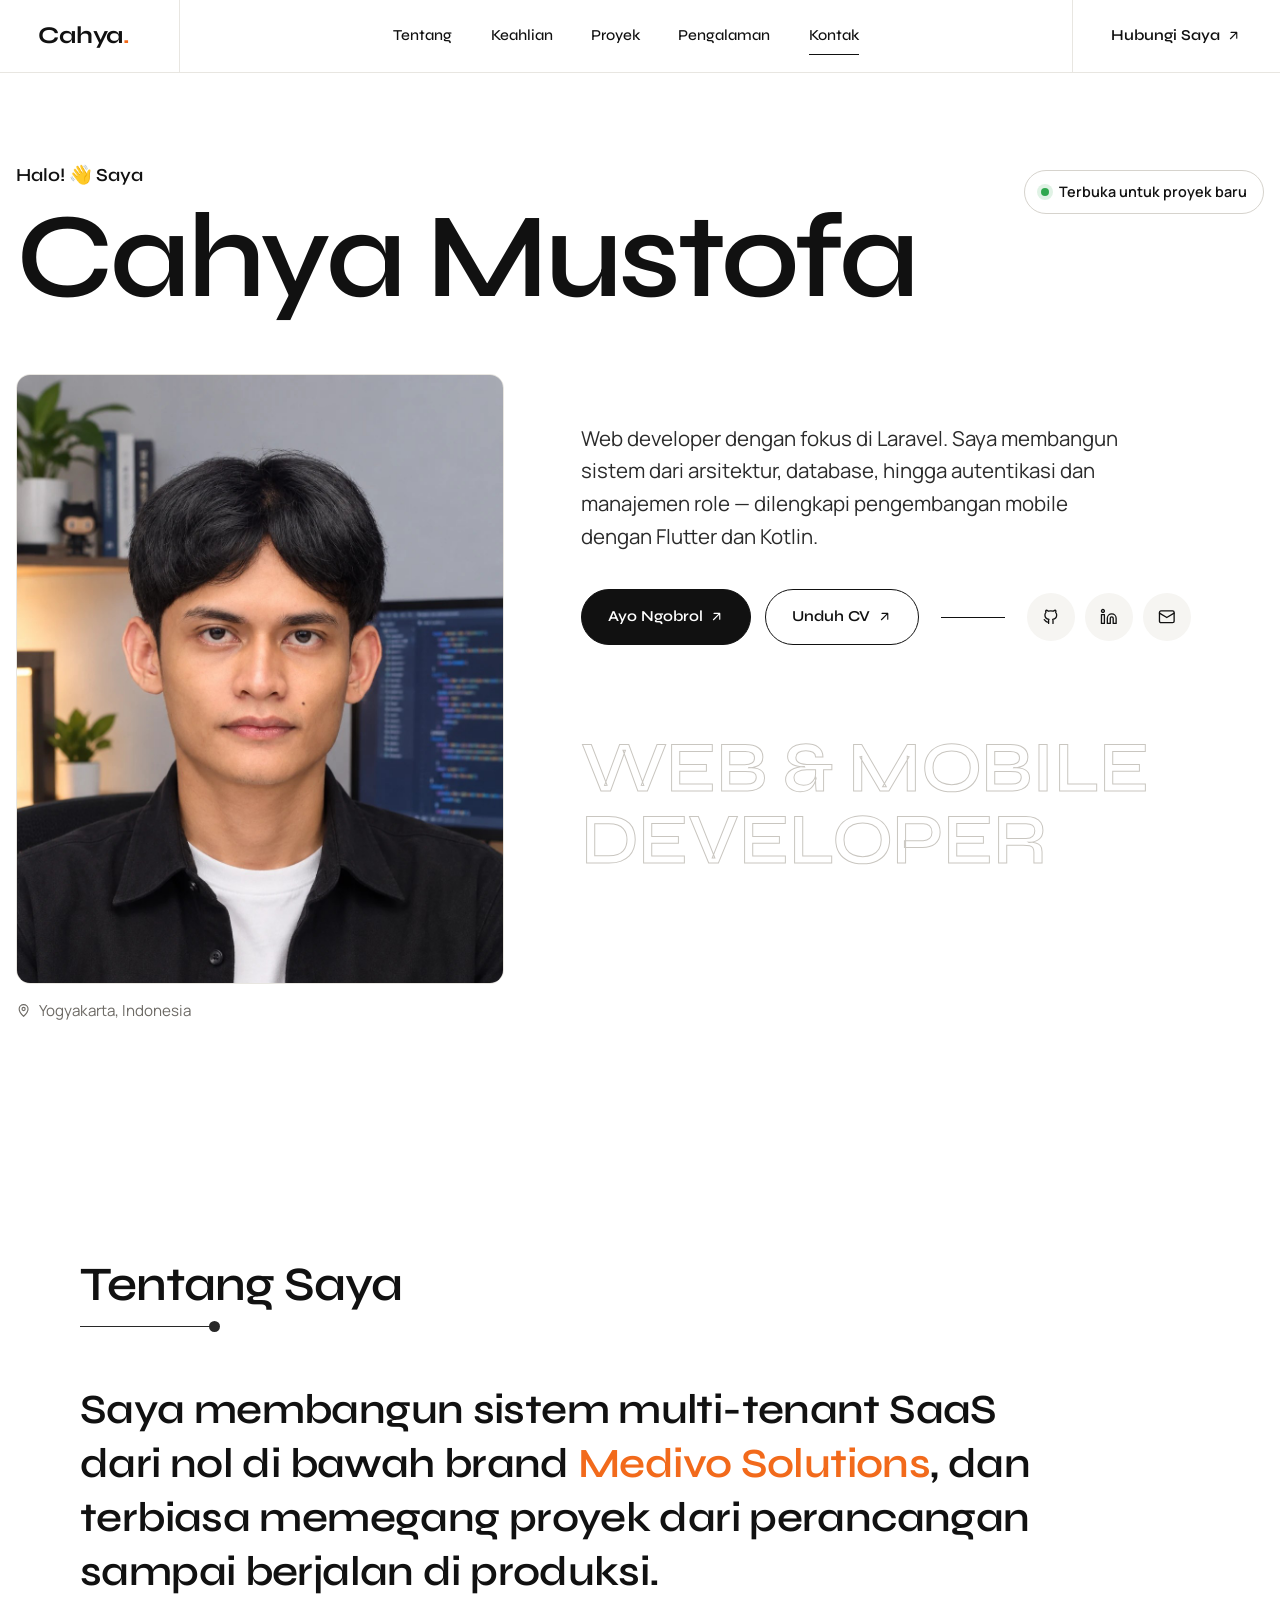
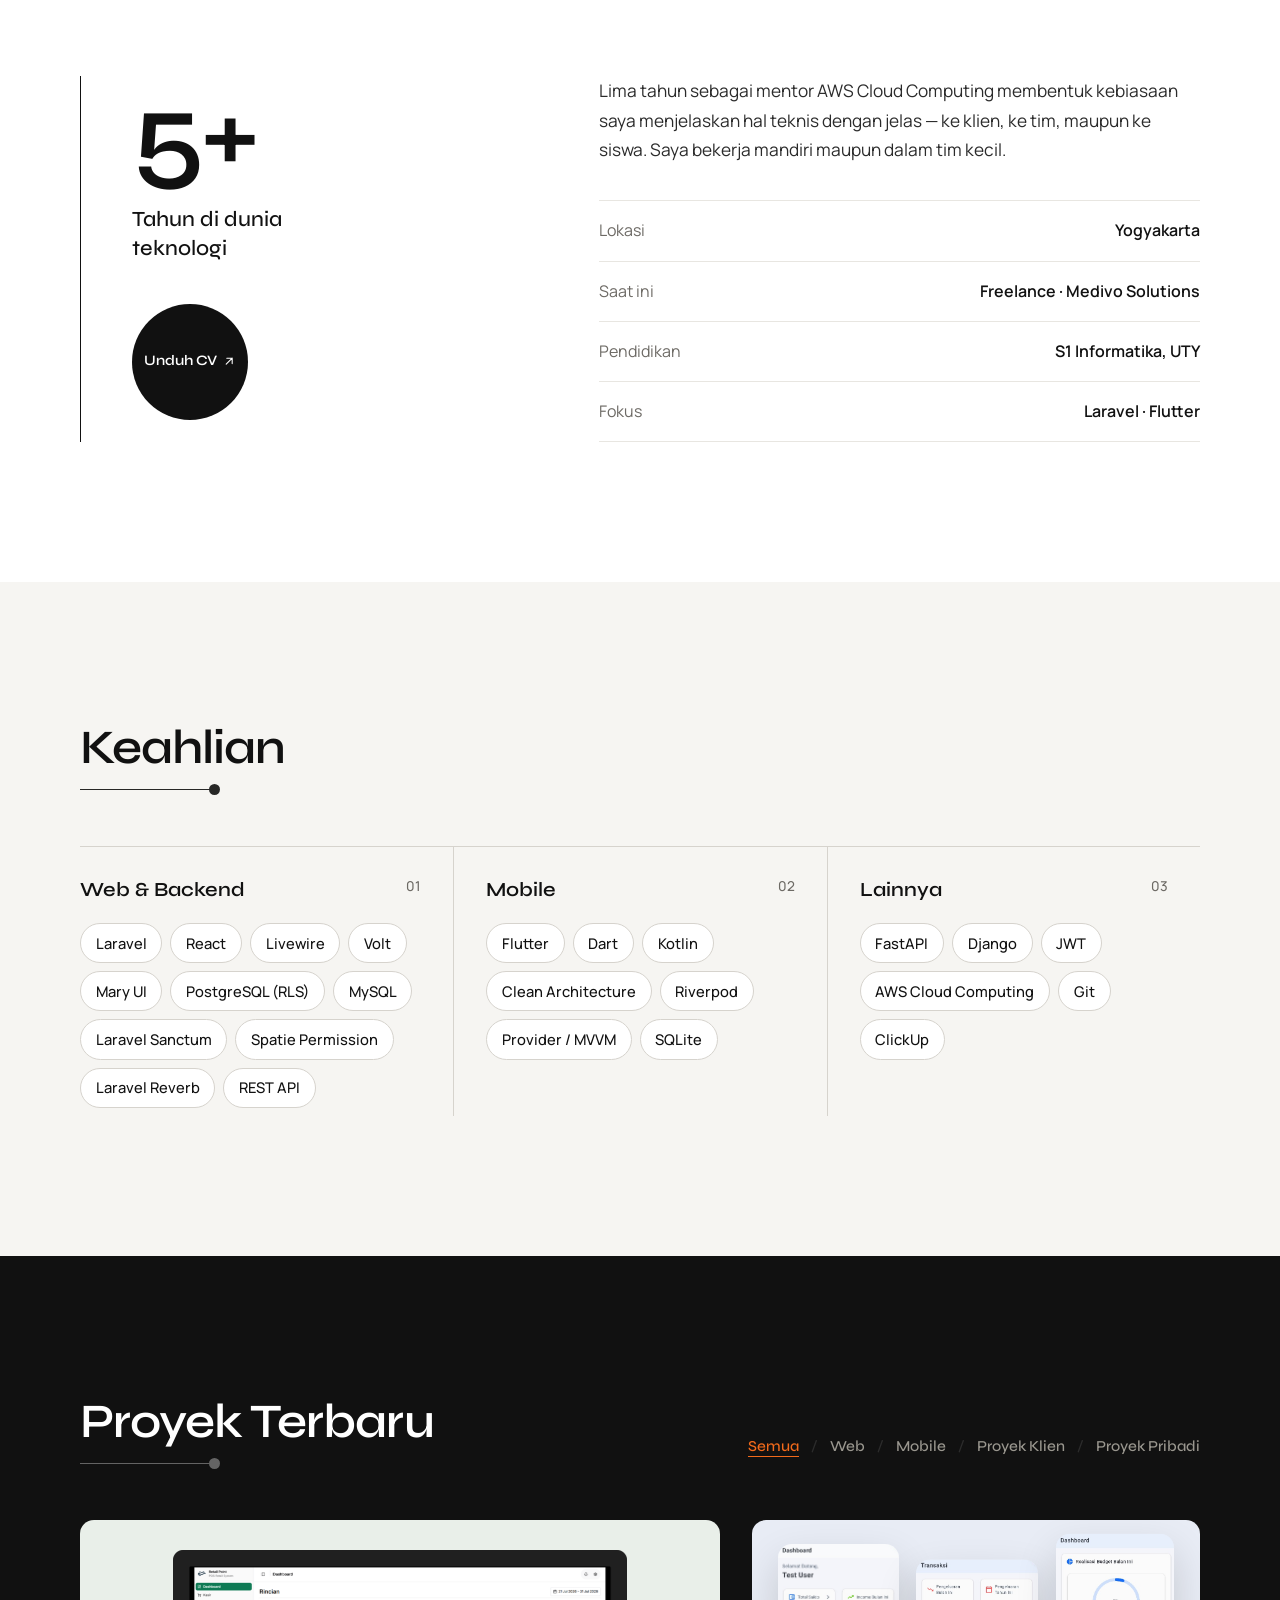
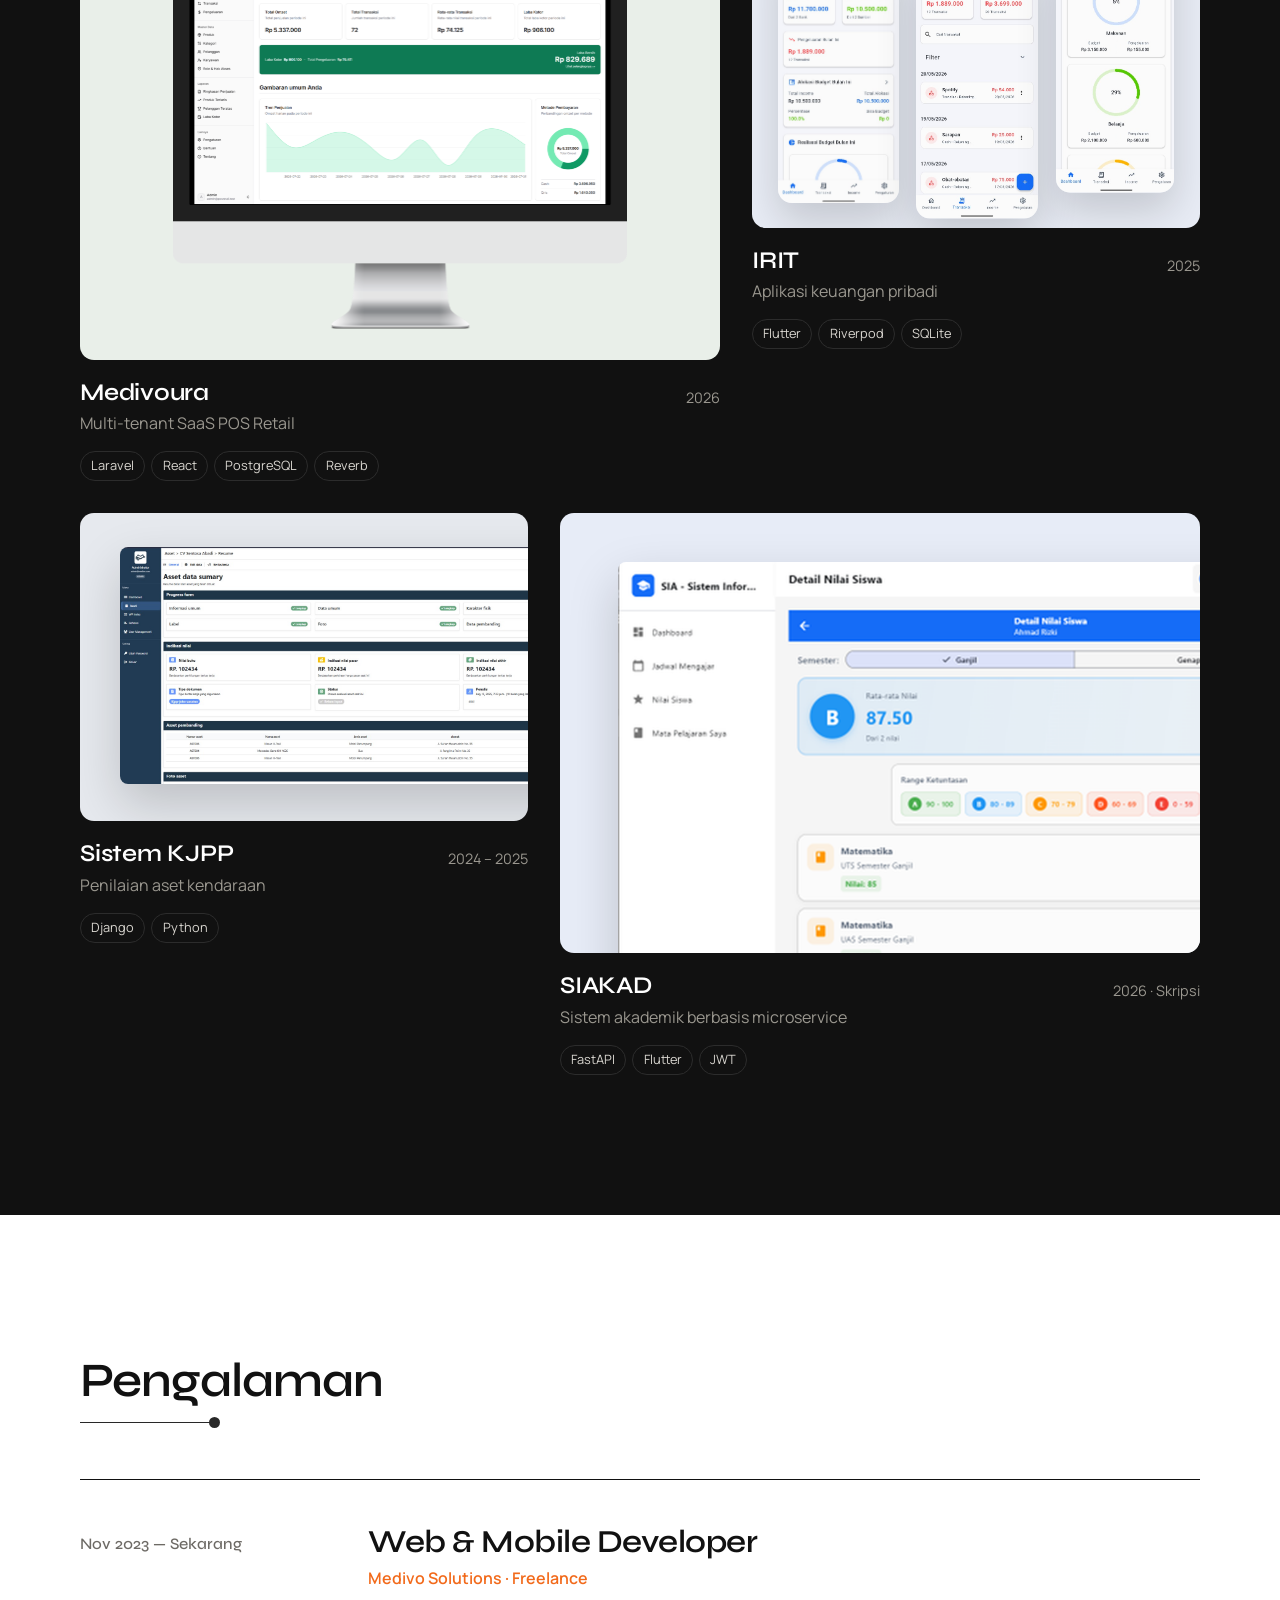
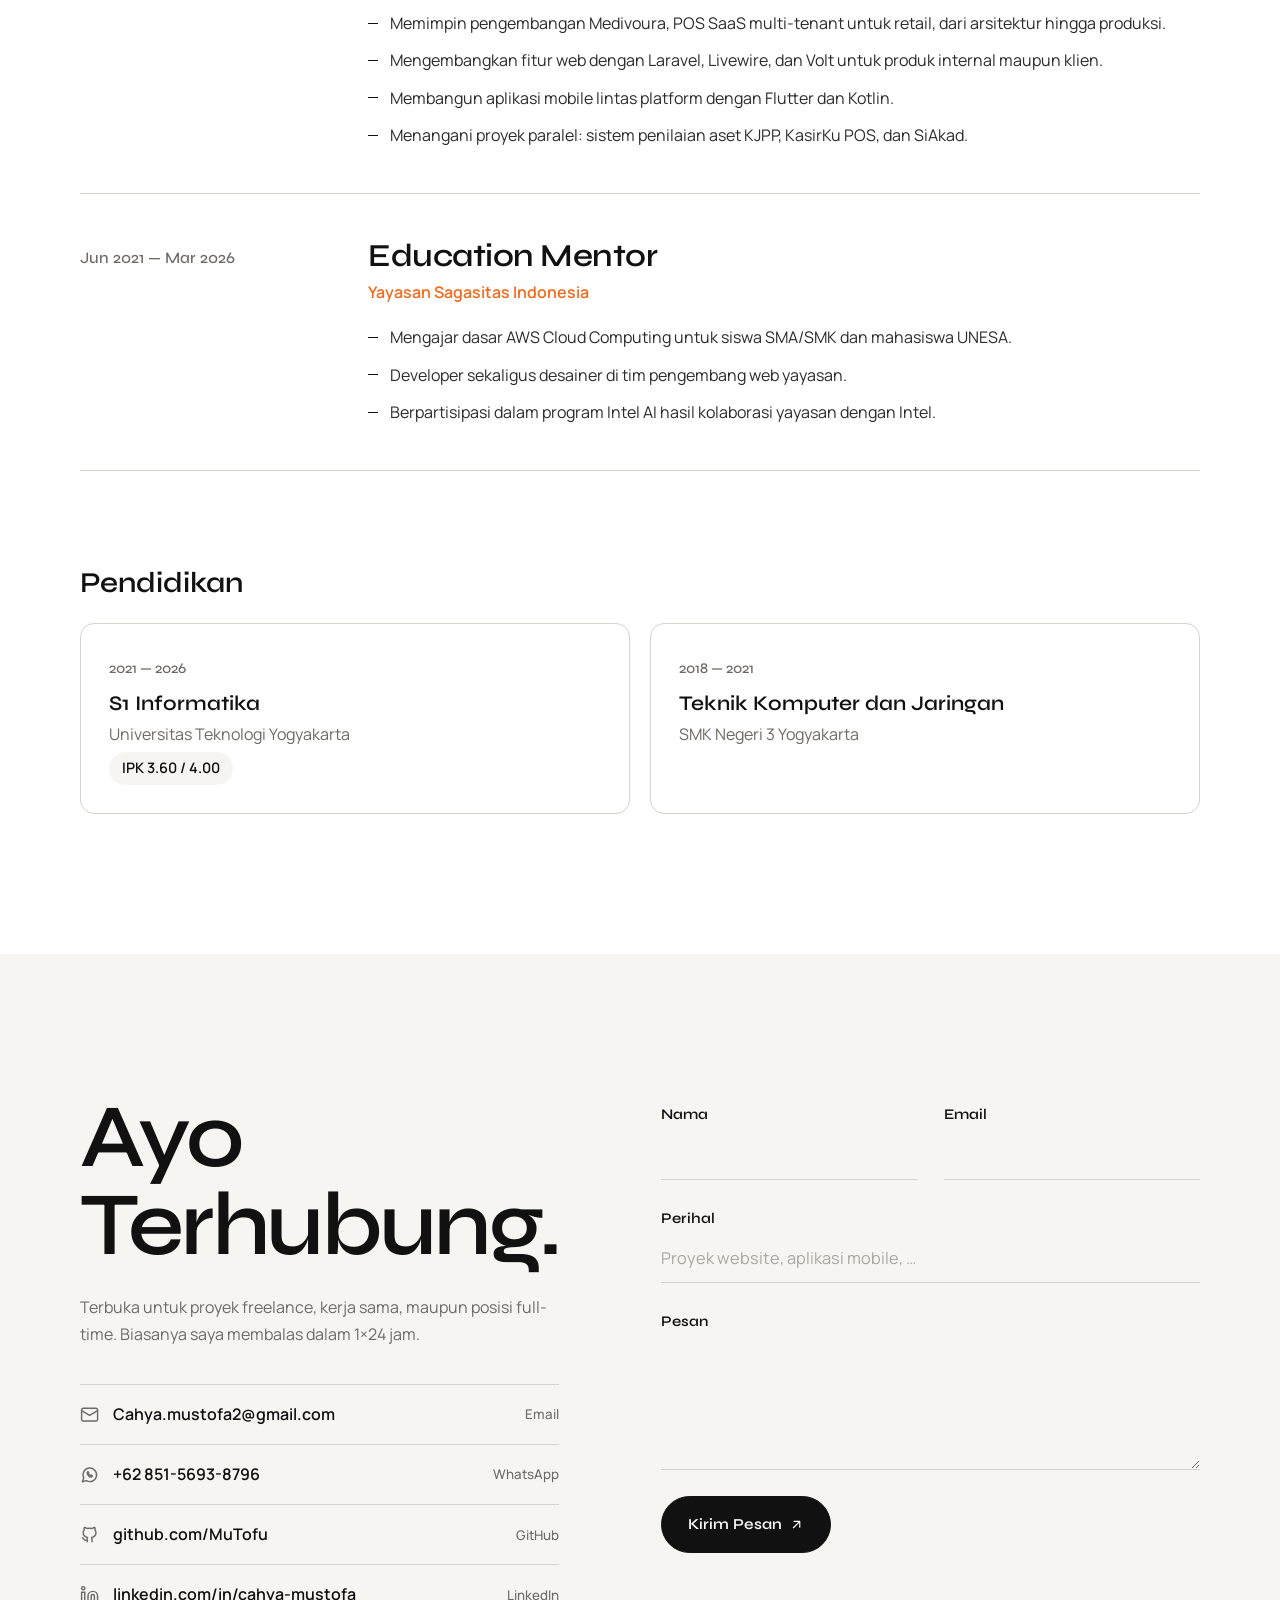
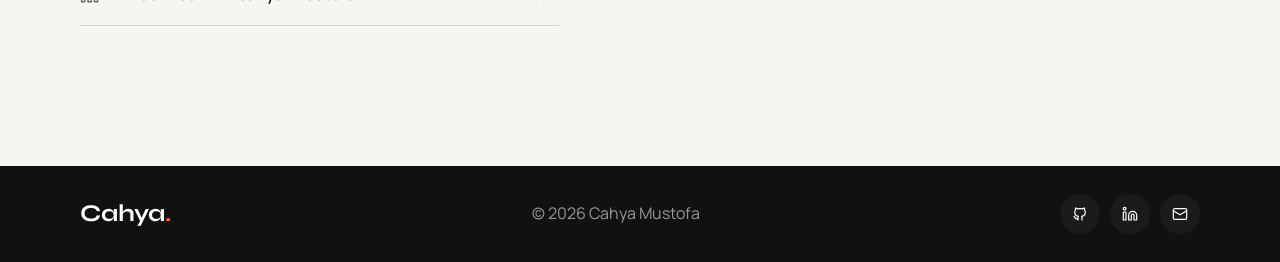
<file: index.html>
<!DOCTYPE html>
<html lang="id">
<head>
  <meta charset="utf-8">
  <meta name="viewport" content="width=device-width, initial-scale=1">
  <title>Cahya Mustofa — Web & Mobile Developer</title>
  <meta name="author" content="Cahya Mustofa">
  <meta name="description" content="Portofolio Cahya Mustofa — Web & Mobile Developer di Yogyakarta. Laravel, React, Flutter.">
  <meta name="google-site-verification" content="4sqg_jTjF9_qetEZBDczBCQyVYnR5EqF7wj5eBHrTlc">
  <link rel="canonical" href="https://mutofu.github.io/">

  <!-- Pratinjau saat link dibagikan (LinkedIn, WhatsApp, X, dll.) -->
  <meta property="og:type" content="website">
  <meta property="og:url" content="https://mutofu.github.io/">
  <meta property="og:title" content="Cahya Mustofa — Web & Mobile Developer">
  <meta property="og:description" content="Web developer dengan fokus di Laravel, dilengkapi pengembangan mobile dengan Flutter dan Kotlin. Lihat proyek dan studi kasus saya.">
  <meta property="og:image" content="https://mutofu.github.io/assets/og-image.jpg">
  <meta property="og:image:width" content="1200">
  <meta property="og:image:height" content="630">
  <meta property="og:locale" content="id_ID">
  <meta name="twitter:card" content="summary_large_image">

  <script type="application/ld+json">
  {
    "@context": "https://schema.org",
    "@type": "Person",
    "name": "Cahya Mustofa",
    "jobTitle": "Web & Mobile Developer",
    "url": "https://mutofu.github.io/",
    "image": "https://mutofu.github.io/assets/profile.jpg",
    "address": { "@type": "PostalAddress", "addressLocality": "Yogyakarta", "addressCountry": "ID" },
    "alumniOf": "Universitas Teknologi Yogyakarta",
    "sameAs": ["https://github.com/MuTofu", "https://www.linkedin.com/in/cahya-mustofa/"]
  }
  </script>
  <script>document.documentElement.classList.add("js");</script>
  <link rel="icon" href="assets/favicon.svg" type="image/svg+xml">
  <link rel="preconnect" href="https://fonts.googleapis.com">
  <link rel="preconnect" href="https://fonts.gstatic.com" crossorigin>
  <link href="https://fonts.googleapis.com/css2?family=Manrope:wght@400;500;600;700&family=Syne:wght@500;600;700;800&display=swap" rel="stylesheet">
  <link rel="stylesheet" href="css/style.css">
</head>
<body>
  <svg width="0" height="0" style="position:absolute" aria-hidden="true">
    <symbol id="i-arrow" viewBox="0 0 24 24"><path d="M7 17 17 7M8 7h9v9"/></symbol>
    <symbol id="i-down" viewBox="0 0 24 24"><path d="M12 5v14M6 13l6 6 6-6"/></symbol>
    <symbol id="i-up" viewBox="0 0 24 24"><path d="M12 19V5M6 11l6-6 6 6"/></symbol>
    <symbol id="i-github" viewBox="0 0 24 24"><path d="M9 19c-4.3 1.4-4.3-2.5-6-3m12 5v-3.5c0-1 .1-1.4-.5-2 2.8-.3 5.5-1.4 5.5-6a4.6 4.6 0 0 0-1.3-3.2 4.2 4.2 0 0 0-.1-3.2s-1.1-.3-3.5 1.3a12.3 12.3 0 0 0-6.2 0C6.5 2.8 5.4 3.1 5.4 3.1a4.2 4.2 0 0 0-.1 3.2A4.6 4.6 0 0 0 4 9.5c0 4.6 2.7 5.7 5.5 6-.6.6-.6 1.2-.5 2V21"/></symbol>
    <symbol id="i-linkedin" viewBox="0 0 24 24"><path d="M16 8a6 6 0 0 1 6 6v7h-4v-7a2 2 0 0 0-4 0v7h-4v-7a6 6 0 0 1 6-6zM2 9h4v12H2zM4 2a2 2 0 1 1 0 4 2 2 0 0 1 0-4z"/></symbol>
    <symbol id="i-mail" viewBox="0 0 24 24"><rect x="2" y="4" width="20" height="16" rx="2"/><path d="m22 7-10 6L2 7"/></symbol>
    <symbol id="i-whatsapp" viewBox="0 0 24 24"><path d="M3 21l1.7-4.9A8.5 8.5 0 1 1 8 19.6L3 21z"/><path d="M9 9.5c0 3 2.5 5.5 5.5 5.5l1-1.5-2-1-1 .8c-.9-.4-1.8-1.3-2.2-2.2l.8-1-1-2L9 9.5z"/></symbol>
    <symbol id="i-pin" viewBox="0 0 24 24"><path d="M12 21s-7-6.2-7-11.5a7 7 0 0 1 14 0C19 14.8 12 21 12 21z"/><circle cx="12" cy="9.5" r="2.5"/></symbol>
  </svg>

  <header class="header">
    <div class="header-inner">
      <a href="#top" class="logo header-cell" data-logo></a>
      <nav class="nav" id="nav" aria-label="Navigasi utama">
        <a href="#about">Tentang</a>
        <a href="#skills">Keahlian</a>
        <a href="#portfolio">Proyek</a>
        <a href="#experience">Pengalaman</a>
        <a href="#contact">Kontak</a>
      </nav>
      <a href="#contact" class="header-cta header-cell">Hubungi Saya <svg class="i"><use href="#i-arrow"/></svg></a>
      <button class="burger" aria-label="Buka menu" aria-expanded="false" aria-controls="nav"><span></span><span></span><span></span></button>
    </div>
  </header>

  <main id="top">
    <!-- HERO -->
    <section class="hero">
      <div class="container">
        <div class="hero-top">
          <div>
            <p class="eyebrow reveal">Halo! <span class="wave" aria-hidden="true">👋</span> Saya</p>
            <h1 class="hero-name reveal" style="--d:.08s" data-bind="name"></h1>
          </div>
          <a href="#contact" class="status reveal" style="--d:.2s"><span class="status-dot"></span>Terbuka untuk proyek baru</a>
        </div>

        <div class="hero-grid">
          <div class="hero-photo reveal" style="--d:.15s">
            <div class="photo" data-photo></div>
            <p class="photo-caption"><svg class="i"><use href="#i-pin"/></svg><span data-bind="location"></span></p>
          </div>
          <div class="hero-body">
            <p class="hero-intro reveal" style="--d:.22s" data-bind="intro"></p>
            <div class="hero-actions reveal" style="--d:.3s">
              <a href="#contact" class="btn btn-dark">Ayo Ngobrol <svg class="i"><use href="#i-arrow"/></svg></a>
              <a href="#" class="btn btn-line" data-cv download>Unduh CV <svg class="i"><use href="#i-arrow"/></svg></a>
              <span class="hero-rule" aria-hidden="true"></span>
              <ul class="socials" data-socials></ul>
            </div>
            <p class="role-outline reveal" style="--d:.38s" data-bind="role" aria-hidden="true"></p>
          </div>
        </div>
      </div>
    </section>

    <!-- ABOUT -->
    <section id="about" class="section">
      <div class="container narrow">
        <div class="section-title reveal"><h2>Tentang Saya</h2><span></span></div>
        <p class="about-lead reveal" data-about-lead></p>
        <div class="about-grid">
          <div class="about-stat reveal">
            <div class="stat-num"><span data-count></span><span data-stat-suffix></span></div>
            <p class="stat-label" data-stat-label></p>
            <a href="#" class="btn-round" data-cv download><span>Unduh CV <svg class="i"><use href="#i-arrow"/></svg></span></a>
          </div>
          <div class="about-side reveal" style="--d:.1s">
            <p class="about-text" data-bind="about.text"></p>
            <dl class="facts" data-facts></dl>
          </div>
        </div>
      </div>
    </section>

    <!-- SKILLS -->
    <section id="skills" class="section section-soft">
      <div class="container narrow">
        <div class="section-title reveal"><h2>Keahlian</h2><span></span></div>
        <div class="skills" data-skills></div>
      </div>
    </section>

    <!-- PORTFOLIO -->
    <section id="portfolio" class="section section-dark">
      <div class="container narrow">
        <div class="portfolio-head">
          <div class="section-title reveal"><h2>Proyek Terbaru</h2><span></span></div>
          <div class="filters reveal" role="tablist" aria-label="Filter proyek" data-filters></div>
        </div>
        <div class="projects" data-projects></div>
      </div>
    </section>

    <!-- EXPERIENCE -->
    <section id="experience" class="section">
      <div class="container narrow">
        <div class="section-title reveal"><h2>Pengalaman</h2><span></span></div>
        <div class="timeline" data-experience></div>

        <h3 class="sub-title reveal">Pendidikan</h3>
        <div class="edu" data-education></div>
      </div>
    </section>
  </main>

  <!-- CONTACT -->
  <section id="contact" class="section contact">
    <div class="container narrow">
      <div class="contact-grid">
        <div>
          <h2 class="contact-title reveal">Ayo<br>Terhubung.</h2>
          <p class="muted reveal">Terbuka untuk proyek freelance, kerja sama, maupun posisi full-time. Biasanya saya membalas dalam 1×24 jam.</p>
          <ul class="contact-list reveal" data-contact-list></ul>
        </div>
        <form class="form reveal" id="contact-form" novalidate style="--d:.1s">
          <div class="form-row">
            <label class="field"><span>Nama</span><input name="name" type="text" required autocomplete="name"></label>
            <label class="field"><span>Email</span><input name="email" type="email" required autocomplete="email"></label>
          </div>
          <label class="field"><span>Perihal</span><input name="subject" type="text" placeholder="Proyek website, aplikasi mobile, …"></label>
          <label class="field"><span>Pesan</span><textarea name="message" rows="4" required></textarea></label>
          <!-- jebakan bot: disembunyikan dari manusia, bot biasanya mencentangnya -->
          <input type="checkbox" name="botcheck" class="hp" tabindex="-1" autocomplete="off" aria-hidden="true">
          <button type="submit" class="btn btn-dark">Kirim Pesan <svg class="i"><use href="#i-arrow"/></svg></button>
          <p class="form-msg" role="status" data-form-msg></p>
        </form>
      </div>
    </div>
  </section>

  <footer class="footer">
    <div class="container narrow footer-inner">
      <a href="#top" class="logo" data-logo></a>
      <p class="muted">© <span data-year></span> <span data-bind="name"></span></p>
      <ul class="socials socials-sm" data-socials></ul>
    </div>
  </footer>

  <a href="#top" class="to-top" aria-label="Kembali ke atas">
    <svg class="to-top-ring" viewBox="0 0 100 100"><circle cx="50" cy="50" r="47"/></svg>
    <svg class="i"><use href="#i-up"/></svg>
  </a>

  <script src="js/data.js"></script>
  <script src="js/main.js"></script>
</body>
</html>
</file>
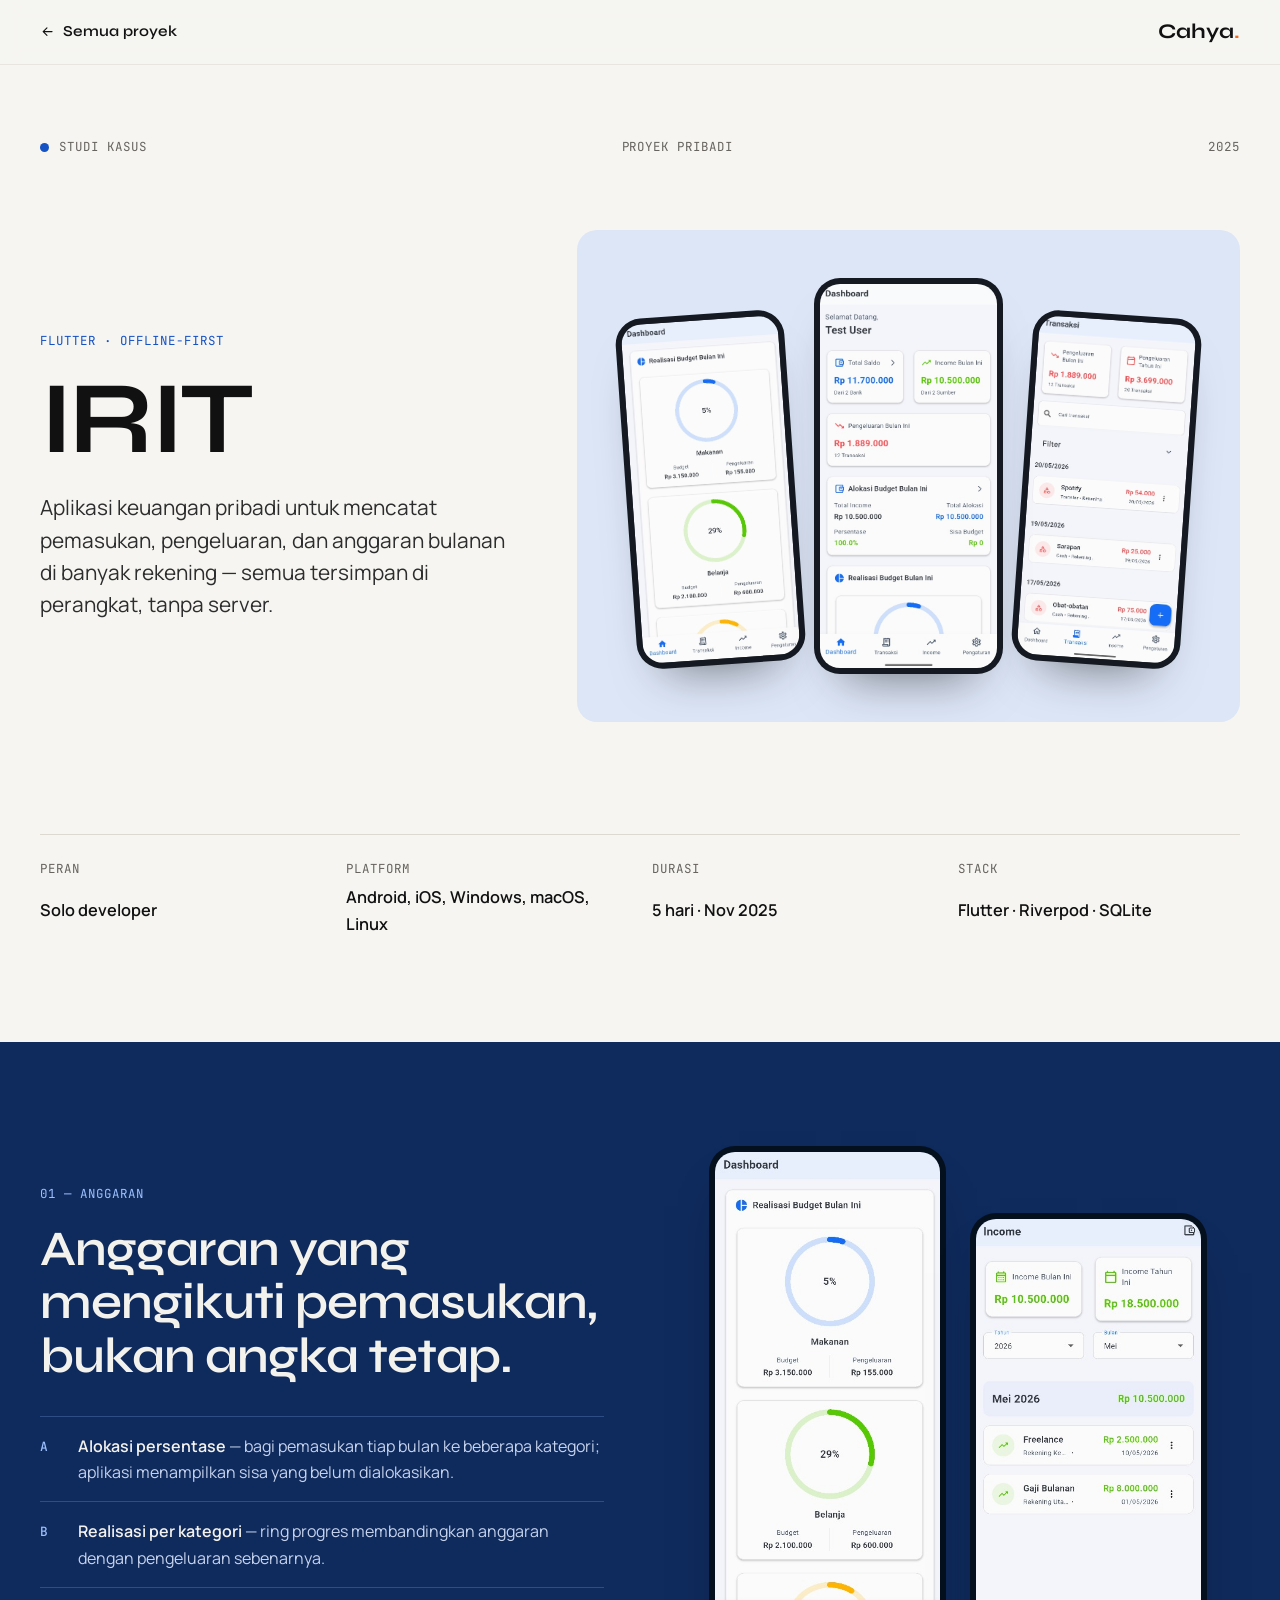
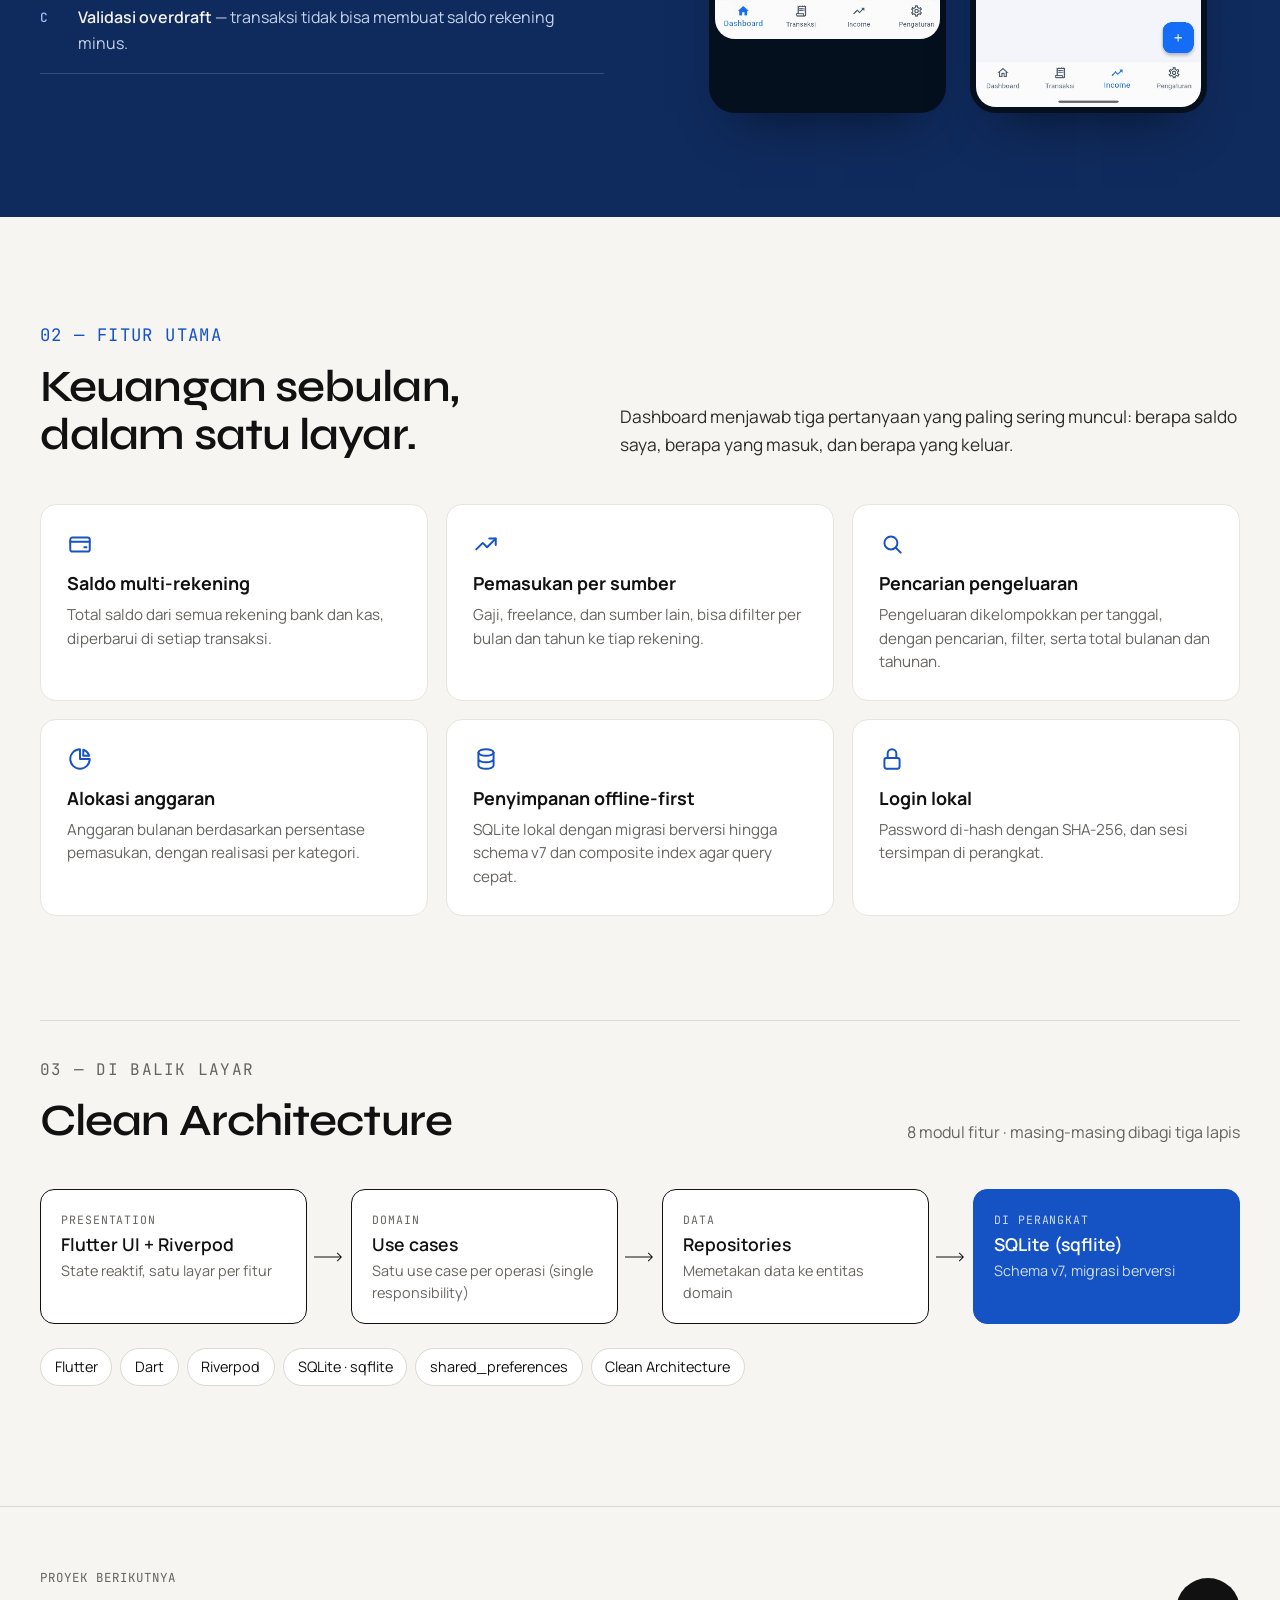
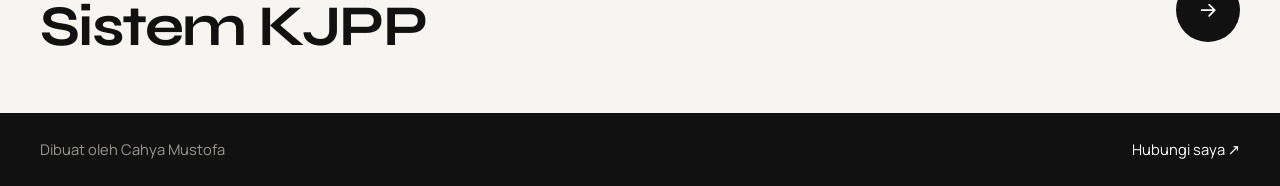
<file: studi-kasus/irit.html>
<!DOCTYPE html>
<html lang="id">
<head>
  <meta charset="utf-8">
  <meta name="viewport" content="width=device-width, initial-scale=1">
  <title>IRIT — Studi Kasus · Cahya Mustofa</title>
  <meta name="author" content="Cahya Mustofa">
  <meta name="description" content="Studi kasus IRIT: aplikasi keuangan pribadi offline-first dengan Flutter.">
  <link rel="canonical" href="https://mutofu.github.io/studi-kasus/irit.html">
  <meta property="og:title" content="IRIT — Studi Kasus · Cahya Mustofa">
  <meta property="og:description" content="Studi kasus IRIT: aplikasi keuangan pribadi offline-first dengan Flutter.">
  <meta property="og:type" content="article">
  <meta property="og:url" content="https://mutofu.github.io/studi-kasus/irit.html">
  <meta property="og:image" content="https://mutofu.github.io/assets/og-image.jpg">
  <meta name="twitter:card" content="summary_large_image">
  <link rel="icon" href="../assets/favicon.svg" type="image/svg+xml">
  <link rel="preconnect" href="https://fonts.googleapis.com">
  <link rel="preconnect" href="https://fonts.gstatic.com" crossorigin>
  <link href="https://fonts.googleapis.com/css2?family=Manrope:wght@400;500;600;700&family=Syne:wght@600;700&family=JetBrains+Mono:wght@400;500&display=swap" rel="stylesheet">
  <link rel="stylesheet" href="../css/case.css">
</head>
<body style="--accent:#1552c4; --tint:#dde6f7; --band:#0f2a5c; --band-accent:#9cc0ff; --band-line:#2f4c84; --band-text:#c6d3ec;">
  <header class="cs-top">
    <div class="wrap">
      <a href="../index.html#portfolio" class="cs-back"><svg class="i" viewBox="0 0 24 24"><path d="M19 12H5M11 6l-6 6 6 6"/></svg> Semua proyek</a>
      <a href="../index.html" class="cs-logo">Cahya<span>.</span></a>
    </div>
  </header>

  <main>
    <section class="cs-hero wrap">
      <p class="cs-meta label"><span>Studi kasus</span><span>Proyek pribadi</span><span>2025</span></p>
      <div class="cs-hero-grid">
        <div>
          <p class="label cs-tag">Flutter · Offline-first</p>
          <h1>IRIT</h1>
          <p class="cs-lead">Aplikasi keuangan pribadi untuk mencatat pemasukan, pengeluaran, dan anggaran bulanan di banyak rekening — semua tersimpan di perangkat, tanpa server.</p>
        </div>
        <div class="cs-media">
          <div class="phones">
            <div class="phone"><img src="../project/IRIT/assets/c0cfddee9dc43a2146fe946cec6e8634.png" alt="Realisasi anggaran per kategori"></div>
            <div class="phone"><img src="../project/IRIT/assets/3f11c4ddb8e8a22a271dd708111ede52.png" alt="Dashboard dengan total saldo, pemasukan, dan pengeluaran"></div>
            <div class="phone"><img src="../project/IRIT/assets/a8b295bc24ad5c156e4e1f65fd7ab332.png" alt="Daftar transaksi dengan pengeluaran bulanan"></div>
          </div>
        </div>
      </div>
      <div class="cs-facts">
        <div><span class="label">Peran</span><strong>Solo developer</strong></div>
        <div><span class="label">Platform</span><strong>Android, iOS, Windows, macOS, Linux</strong></div>
        <div><span class="label">Durasi</span><strong>5 hari · Nov 2025</strong></div>
        <div><span class="label">Stack</span><strong>Flutter · Riverpod · SQLite</strong></div>
      </div>
    </section>

    <section class="cs-band">
      <div class="wrap cs-band-grid">
        <div>
          <p class="label">01 — Anggaran</p>
          <h2>Anggaran yang mengikuti pemasukan, bukan angka tetap.</h2>
          <ul class="cs-points">
            <li><b>A</b><span><strong>Alokasi persentase</strong> — bagi pemasukan tiap bulan ke beberapa kategori; aplikasi menampilkan sisa yang belum dialokasikan.</span></li>
            <li><b>B</b><span><strong>Realisasi per kategori</strong> — ring progres membandingkan anggaran dengan pengeluaran sebenarnya.</span></li>
            <li><b>C</b><span><strong>Validasi overdraft</strong> — transaksi tidak bisa membuat saldo rekening minus.</span></li>
          </ul>
        </div>
        <div class="band-media">
          <div class="phone"><img src="../project/IRIT/assets/c0cfddee9dc43a2146fe946cec6e8634.png" alt="Ring realisasi anggaran" loading="lazy"></div>
          <div class="phone"><img src="../project/IRIT/assets/caf01944675a3da74cc7f1c07ec9254c.png" alt="Layar income per bulan dan sumber" loading="lazy"></div>
        </div>
      </div>
    </section>

    <section class="cs-section wrap">
      <div class="cs-head">
        <div>
          <p class="label">02 — Fitur utama</p>
          <h2>Keuangan sebulan, dalam satu layar.</h2>
        </div>
        <p>Dashboard menjawab tiga pertanyaan yang paling sering muncul: berapa saldo saya, berapa yang masuk, dan berapa yang keluar.</p>
      </div>
      <div class="cards">
        <article class="card">
          <svg class="i" viewBox="0 0 24 24"><rect x="3" y="6" width="18" height="13" rx="2"/><path d="M3 10h18M16 15h2"/></svg>
          <h3>Saldo multi-rekening</h3>
          <p>Total saldo dari semua rekening bank dan kas, diperbarui di setiap transaksi.</p>
        </article>
        <article class="card">
          <svg class="i" viewBox="0 0 24 24"><path d="M3 17l6-6 4 4 8-8"/><path d="M15 7h6v6"/></svg>
          <h3>Pemasukan per sumber</h3>
          <p>Gaji, freelance, dan sumber lain, bisa difilter per bulan dan tahun ke tiap rekening.</p>
        </article>
        <article class="card">
          <svg class="i" viewBox="0 0 24 24"><circle cx="11" cy="11" r="6"/><path d="M20 20l-4.5-4.5"/></svg>
          <h3>Pencarian pengeluaran</h3>
          <p>Pengeluaran dikelompokkan per tanggal, dengan pencarian, filter, serta total bulanan dan tahunan.</p>
        </article>
        <article class="card">
          <svg class="i" viewBox="0 0 24 24"><path d="M12 3a9 9 0 1 0 9 9h-9z"/><path d="M15 3.5A9 9 0 0 1 20.5 9H15z"/></svg>
          <h3>Alokasi anggaran</h3>
          <p>Anggaran bulanan berdasarkan persentase pemasukan, dengan realisasi per kategori.</p>
        </article>
        <article class="card">
          <svg class="i" viewBox="0 0 24 24"><ellipse cx="12" cy="6" rx="7" ry="3"/><path d="M5 6v12c0 1.7 3.1 3 7 3s7-1.3 7-3V6M5 12c0 1.7 3.1 3 7 3s7-1.3 7-3"/></svg>
          <h3>Penyimpanan offline-first</h3>
          <p>SQLite lokal dengan migrasi berversi hingga schema v7 dan composite index agar query cepat.</p>
        </article>
        <article class="card">
          <svg class="i" viewBox="0 0 24 24"><rect x="5" y="11" width="14" height="10" rx="2"/><path d="M8 11V7a4 4 0 0 1 8 0v4"/></svg>
          <h3>Login lokal</h3>
          <p>Password di-hash dengan SHA-256, dan sesi tersimpan di perangkat.</p>
        </article>
      </div>
    </section>

    <section class="cs-section wrap">
      <div class="cs-head split">
        <div>
          <p class="label">03 — Di balik layar</p>
          <h2>Clean Architecture</h2>
        </div>
        <p>8 modul fitur · masing-masing dibagi tiga lapis</p>
      </div>
      <div class="flow">
        <div class="node"><span class="label">Presentation</span><strong>Flutter UI + Riverpod</strong><p>State reaktif, satu layar per fitur</p></div>
        <div class="arrow"><svg viewBox="0 0 44 16" fill="none" stroke="currentColor" stroke-width="1.5"><path d="M0 8h40M34 2l6 6-6 6"/></svg></div>
        <div class="node"><span class="label">Domain</span><strong>Use cases</strong><p>Satu use case per operasi (single responsibility)</p></div>
        <div class="arrow"><svg viewBox="0 0 44 16" fill="none" stroke="currentColor" stroke-width="1.5"><path d="M0 8h40M34 2l6 6-6 6"/></svg></div>
        <div class="node"><span class="label">Data</span><strong>Repositories</strong><p>Memetakan data ke entitas domain</p></div>
        <div class="arrow"><svg viewBox="0 0 44 16" fill="none" stroke="currentColor" stroke-width="1.5"><path d="M0 8h40M34 2l6 6-6 6"/></svg></div>
        <div class="node fill"><span class="label">Di perangkat</span><strong>SQLite (sqflite)</strong><p>Schema v7, migrasi berversi</p></div>
      </div>
      <ul class="tags" style="margin-top:24px"><li>Flutter</li><li>Dart</li><li>Riverpod</li><li>SQLite · sqflite</li><li>shared_preferences</li><li>Clean Architecture</li></ul>
    </section>
  </main>

  <a href="kjpp.html" class="cs-next">
    <div class="wrap">
      <div><span class="label">Proyek berikutnya</span><strong>Sistem KJPP</strong></div>
      <span class="cs-next-arrow"><svg class="i" viewBox="0 0 24 24"><path d="M5 12h14M13 6l6 6-6 6"/></svg></span>
    </div>
  </a>
  <footer class="cs-foot"><div class="wrap"><span>Dibuat oleh Cahya Mustofa</span><a href="../index.html#contact">Hubungi saya ↗</a></div></footer>
</body>
</html>
</file>
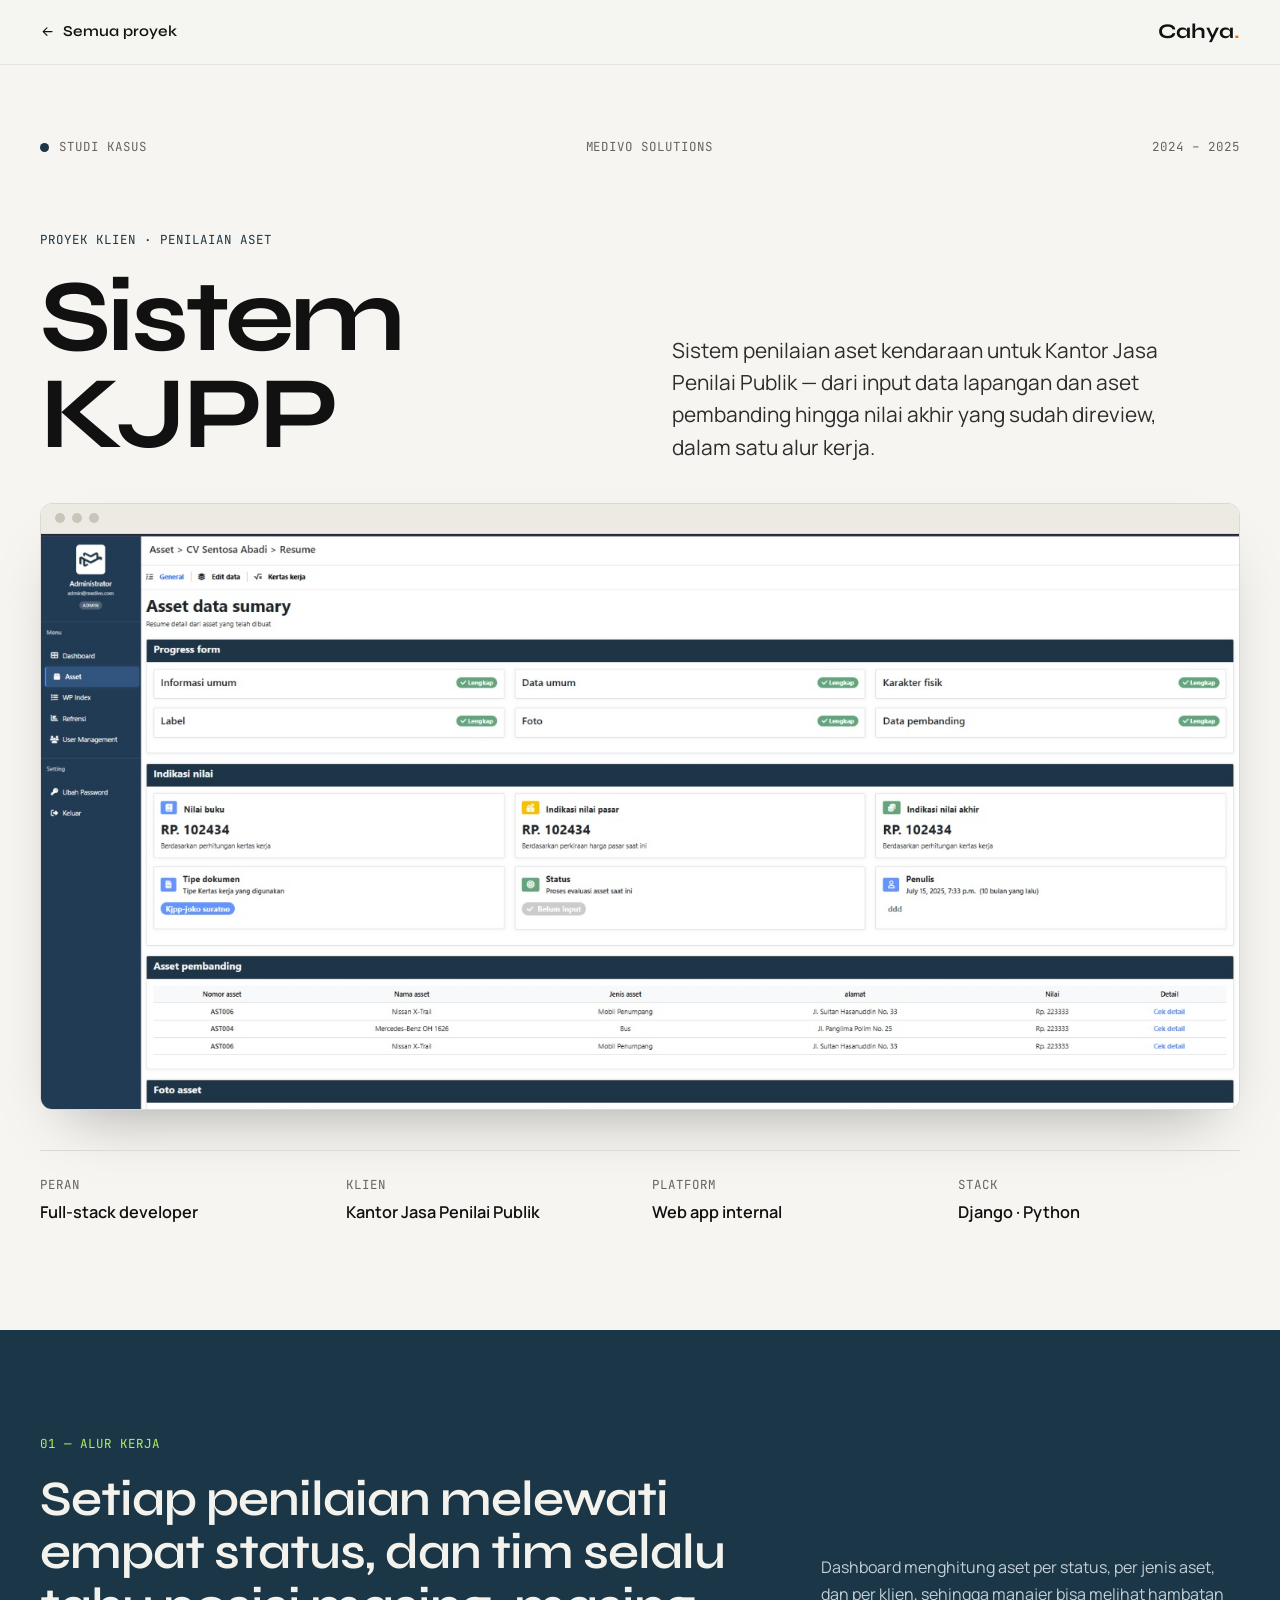
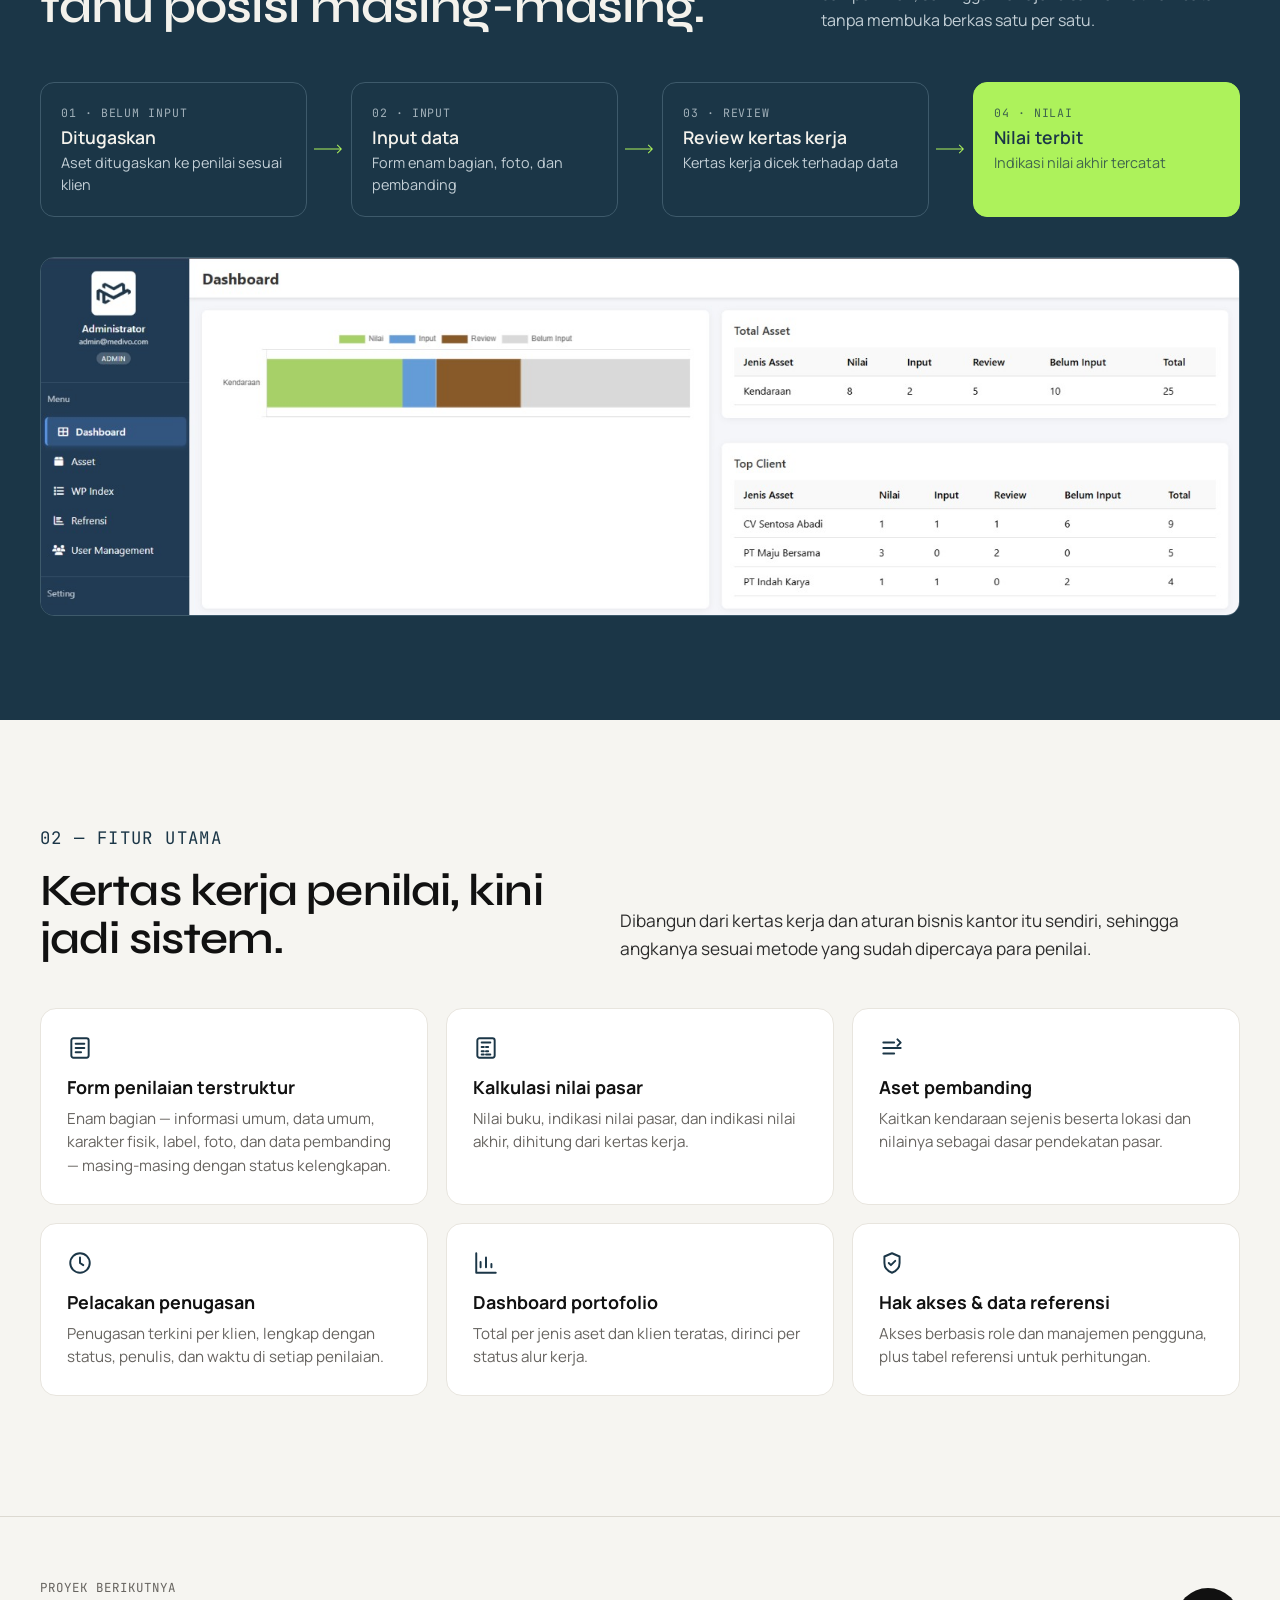
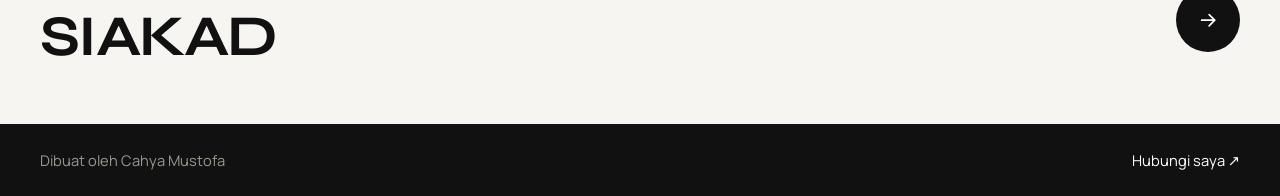
<file: studi-kasus/kjpp.html>
<!DOCTYPE html>
<html lang="id">
<head>
  <meta charset="utf-8">
  <meta name="viewport" content="width=device-width, initial-scale=1">
  <title>Sistem KJPP — Studi Kasus · Cahya Mustofa</title>
  <meta name="author" content="Cahya Mustofa">
  <meta name="description" content="Studi kasus Sistem KJPP: penilaian aset kendaraan untuk Kantor Jasa Penilai Publik.">
  <link rel="canonical" href="https://mutofu.github.io/studi-kasus/kjpp.html">
  <meta property="og:title" content="Sistem KJPP — Studi Kasus · Cahya Mustofa">
  <meta property="og:description" content="Studi kasus Sistem KJPP: penilaian aset kendaraan untuk Kantor Jasa Penilai Publik.">
  <meta property="og:type" content="article">
  <meta property="og:url" content="https://mutofu.github.io/studi-kasus/kjpp.html">
  <meta property="og:image" content="https://mutofu.github.io/assets/og-image.jpg">
  <meta name="twitter:card" content="summary_large_image">
  <link rel="icon" href="../assets/favicon.svg" type="image/svg+xml">
  <link rel="preconnect" href="https://fonts.googleapis.com">
  <link rel="preconnect" href="https://fonts.gstatic.com" crossorigin>
  <link href="https://fonts.googleapis.com/css2?family=Manrope:wght@400;500;600;700&family=Syne:wght@600;700&family=JetBrains+Mono:wght@400;500&display=swap" rel="stylesheet">
  <link rel="stylesheet" href="../css/case.css">
</head>
<body style="--accent:#1b3647; --tint:#e3e7ea; --band:#1b3647; --band-accent:#adf25b; --band-line:#3e5a6b; --band-text:#c3cfd6;">
  <header class="cs-top">
    <div class="wrap">
      <a href="../index.html#portfolio" class="cs-back"><svg class="i" viewBox="0 0 24 24"><path d="M19 12H5M11 6l-6 6 6 6"/></svg> Semua proyek</a>
      <a href="../index.html" class="cs-logo">Cahya<span>.</span></a>
    </div>
  </header>

  <main>
    <section class="cs-hero wrap">
      <p class="cs-meta label"><span>Studi kasus</span><span>Medivo Solutions</span><span>2024 – 2025</span></p>
      <div class="cs-hero-grid stacked">
        <div>
          <p class="label cs-tag">Proyek klien · Penilaian aset</p>
          <h1>Sistem KJPP</h1>
        </div>
        <p class="cs-lead">Sistem penilaian aset kendaraan untuk Kantor Jasa Penilai Publik — dari input data lapangan dan aset pembanding hingga nilai akhir yang sudah direview, dalam satu alur kerja.</p>
      </div>
      <div class="browser">
        <div class="browser-bar"><span></span><span></span><span></span></div>
        <img src="../project/kjpp/assets/c5394a3efdb8cba62975c52aa4a89abe.png" alt="Halaman resume aset dengan progres form, indikasi nilai, dan aset pembanding">
      </div>
      <div class="cs-facts">
        <div><span class="label">Peran</span><strong>Full-stack developer</strong></div>
        <div><span class="label">Klien</span><strong>Kantor Jasa Penilai Publik</strong></div>
        <div><span class="label">Platform</span><strong>Web app internal</strong></div>
        <div><span class="label">Stack</span><strong>Django · Python</strong></div>
      </div>
    </section>

    <section class="cs-band">
      <div class="wrap">
        <div class="cs-band-head">
          <div>
            <p class="label">01 — Alur kerja</p>
            <h2>Setiap penilaian melewati empat status, dan tim selalu tahu posisi masing-masing.</h2>
          </div>
          <p>Dashboard menghitung aset per status, per jenis aset, dan per klien, sehingga manajer bisa melihat hambatan tanpa membuka berkas satu per satu.</p>
        </div>
        <div class="flow">
          <div class="node"><span class="label">01 · Belum input</span><strong>Ditugaskan</strong><p>Aset ditugaskan ke penilai sesuai klien</p></div>
          <div class="arrow"><svg viewBox="0 0 44 16" fill="none" stroke="currentColor" stroke-width="1.5"><path d="M0 8h40M34 2l6 6-6 6"/></svg></div>
          <div class="node"><span class="label">02 · Input</span><strong>Input data</strong><p>Form enam bagian, foto, dan pembanding</p></div>
          <div class="arrow"><svg viewBox="0 0 44 16" fill="none" stroke="currentColor" stroke-width="1.5"><path d="M0 8h40M34 2l6 6-6 6"/></svg></div>
          <div class="node"><span class="label">03 · Review</span><strong>Review kertas kerja</strong><p>Kertas kerja dicek terhadap data</p></div>
          <div class="arrow"><svg viewBox="0 0 44 16" fill="none" stroke="currentColor" stroke-width="1.5"><path d="M0 8h40M34 2l6 6-6 6"/></svg></div>
          <div class="node fill"><span class="label">04 · Nilai</span><strong>Nilai terbit</strong><p>Indikasi nilai akhir tercatat</p></div>
        </div>
        <div class="band-shot">
          <img src="../project/kjpp/assets/ac53b3fb1b03bc4150c72ec61f35969c.png" alt="Dashboard dengan grafik status, total per jenis aset, dan klien teratas" loading="lazy">
        </div>
      </div>
    </section>

    <section class="cs-section wrap">
      <div class="cs-head">
        <div>
          <p class="label">02 — Fitur utama</p>
          <h2>Kertas kerja penilai, kini jadi sistem.</h2>
        </div>
        <p>Dibangun dari kertas kerja dan aturan bisnis kantor itu sendiri, sehingga angkanya sesuai metode yang sudah dipercaya para penilai.</p>
      </div>
      <div class="cards">
        <article class="card">
          <svg class="i" viewBox="0 0 24 24"><rect x="4" y="3" width="16" height="18" rx="2"/><path d="M8 8h8M8 12h8M8 16h5"/></svg>
          <h3>Form penilaian terstruktur</h3>
          <p>Enam bagian — informasi umum, data umum, karakter fisik, label, foto, dan data pembanding — masing-masing dengan status kelengkapan.</p>
        </article>
        <article class="card">
          <svg class="i" viewBox="0 0 24 24"><rect x="4" y="3" width="16" height="18" rx="2"/><path d="M8 7h8M8 11h2M12 11h2M8 15h2M12 15h2M8 18h2M12 18h4"/></svg>
          <h3>Kalkulasi nilai pasar</h3>
          <p>Nilai buku, indikasi nilai pasar, dan indikasi nilai akhir, dihitung dari kertas kerja.</p>
        </article>
        <article class="card">
          <svg class="i" viewBox="0 0 24 24"><path d="M4 7h10M4 12h16M4 17h10"/><path d="M17 4l3 3-3 3"/></svg>
          <h3>Aset pembanding</h3>
          <p>Kaitkan kendaraan sejenis beserta lokasi dan nilainya sebagai dasar pendekatan pasar.</p>
        </article>
        <article class="card">
          <svg class="i" viewBox="0 0 24 24"><circle cx="12" cy="12" r="9"/><path d="M12 7v5l3 2"/></svg>
          <h3>Pelacakan penugasan</h3>
          <p>Penugasan terkini per klien, lengkap dengan status, penulis, dan waktu di setiap penilaian.</p>
        </article>
        <article class="card">
          <svg class="i" viewBox="0 0 24 24"><path d="M3 3v18h18"/><path d="M7 16V11M12 16V7M17 16v-3"/></svg>
          <h3>Dashboard portofolio</h3>
          <p>Total per jenis aset dan klien teratas, dirinci per status alur kerja.</p>
        </article>
        <article class="card">
          <svg class="i" viewBox="0 0 24 24"><path d="M12 3l7 3v6c0 4.5-3 7.5-7 9-4-1.5-7-4.5-7-9V6z"/><path d="M9 12l2 2 4-4"/></svg>
          <h3>Hak akses &amp; data referensi</h3>
          <p>Akses berbasis role dan manajemen pengguna, plus tabel referensi untuk perhitungan.</p>
        </article>
      </div>
    </section>
  </main>

  <a href="siakad.html" class="cs-next">
    <div class="wrap">
      <div><span class="label">Proyek berikutnya</span><strong>SIAKAD</strong></div>
      <span class="cs-next-arrow"><svg class="i" viewBox="0 0 24 24"><path d="M5 12h14M13 6l6 6-6 6"/></svg></span>
    </div>
  </a>
  <footer class="cs-foot"><div class="wrap"><span>Dibuat oleh Cahya Mustofa</span><a href="../index.html#contact">Hubungi saya ↗</a></div></footer>
</body>
</html>
</file>
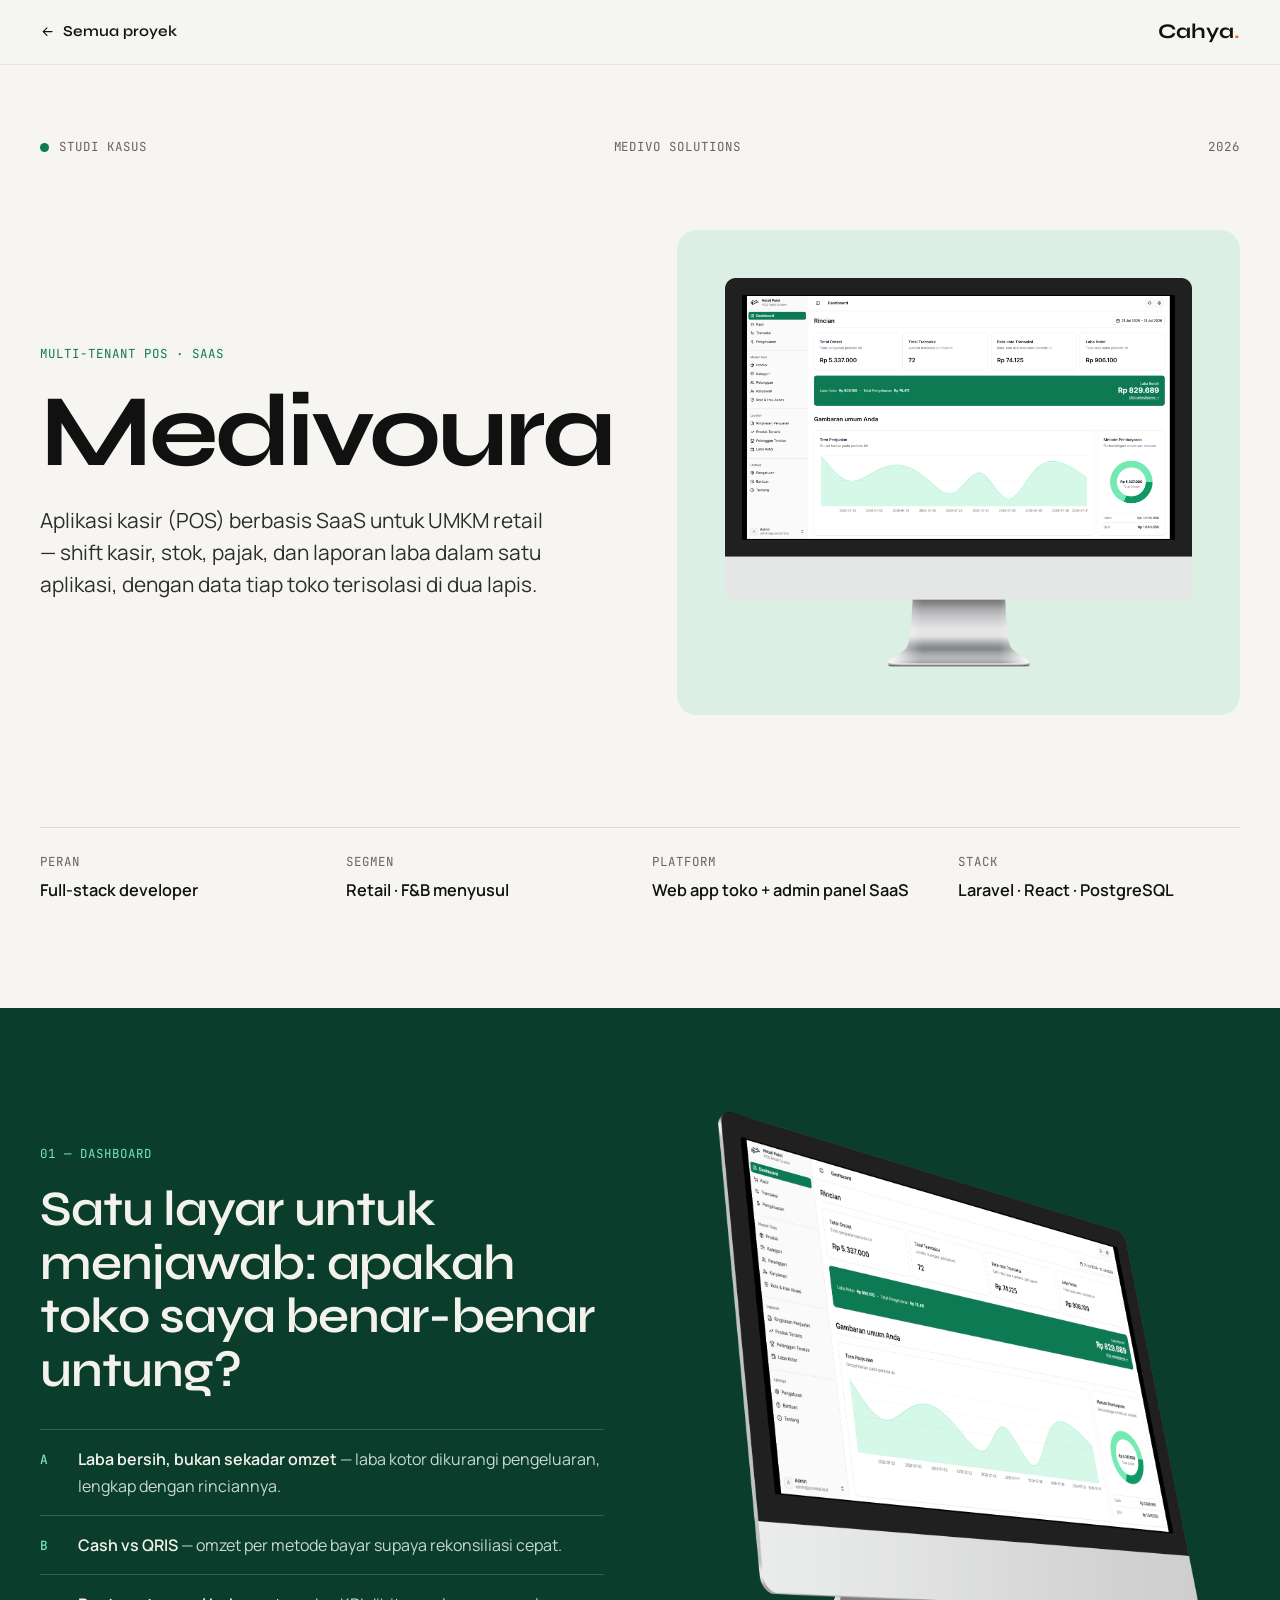
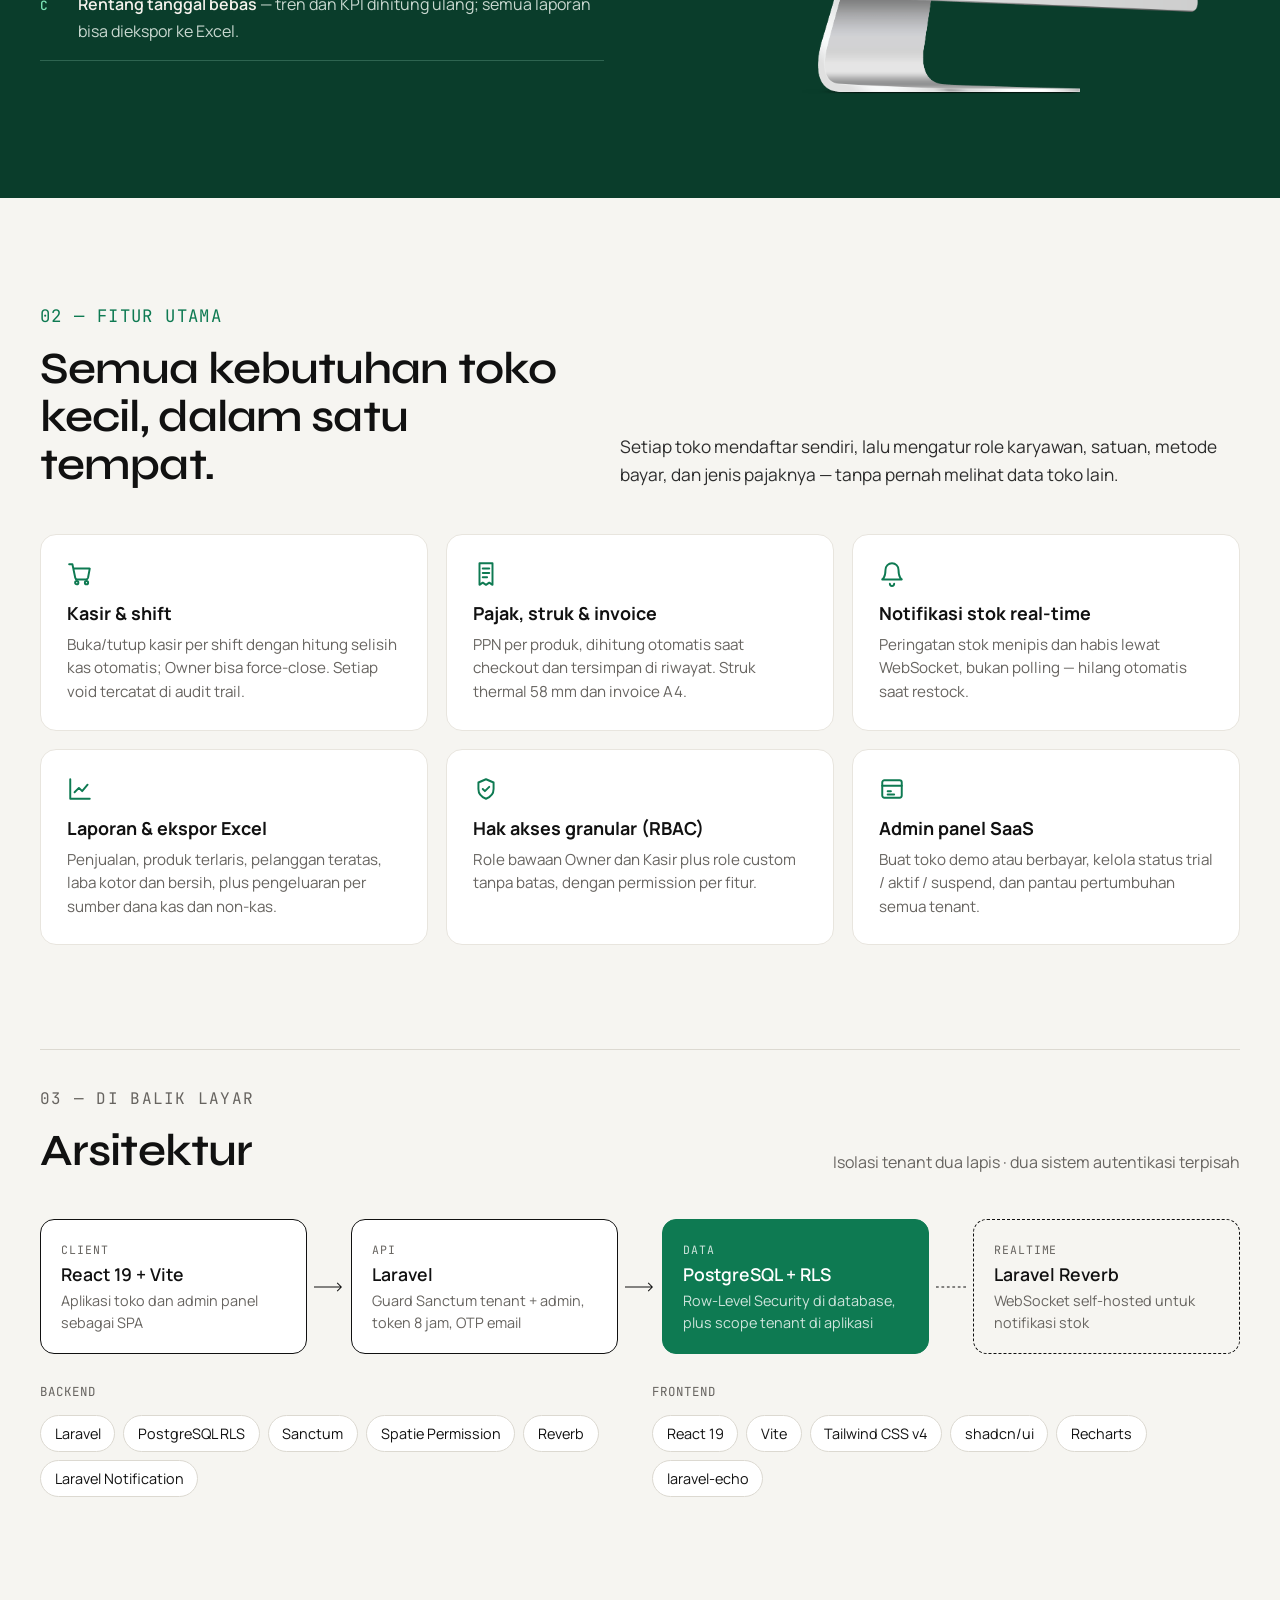
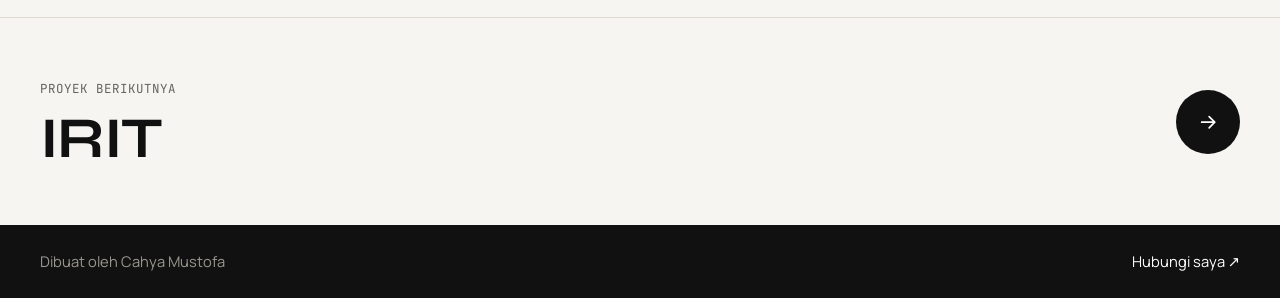
<file: studi-kasus/medivoura.html>
<!DOCTYPE html>
<html lang="id">
<head>
  <meta charset="utf-8">
  <meta name="viewport" content="width=device-width, initial-scale=1">
  <title>Medivoura — Studi Kasus · Cahya Mustofa</title>
  <meta name="author" content="Cahya Mustofa">
  <meta name="description" content="Studi kasus Medivoura: aplikasi kasir (POS) SaaS multi-tenant untuk UMKM retail.">
  <link rel="canonical" href="https://mutofu.github.io/studi-kasus/medivoura.html">
  <meta property="og:title" content="Medivoura — Studi Kasus · Cahya Mustofa">
  <meta property="og:description" content="Studi kasus Medivoura: aplikasi kasir (POS) SaaS multi-tenant untuk UMKM retail.">
  <meta property="og:type" content="article">
  <meta property="og:url" content="https://mutofu.github.io/studi-kasus/medivoura.html">
  <meta property="og:image" content="https://mutofu.github.io/assets/og-image.jpg">
  <meta name="twitter:card" content="summary_large_image">
  <link rel="icon" href="../assets/favicon.svg" type="image/svg+xml">
  <link rel="preconnect" href="https://fonts.googleapis.com">
  <link rel="preconnect" href="https://fonts.gstatic.com" crossorigin>
  <link href="https://fonts.googleapis.com/css2?family=Manrope:wght@400;500;600;700&family=Syne:wght@600;700&family=JetBrains+Mono:wght@400;500&display=swap" rel="stylesheet">
  <link rel="stylesheet" href="../css/case.css">
</head>
<body style="--accent:#0e7a52; --tint:#dcefe4; --band:#0a3d2b; --band-accent:#7be3b5; --band-line:#2e6450; --band-text:#c9d8d0;">
  <header class="cs-top">
    <div class="wrap">
      <a href="../index.html#portfolio" class="cs-back"><svg class="i" viewBox="0 0 24 24"><path d="M19 12H5M11 6l-6 6 6 6"/></svg> Semua proyek</a>
      <a href="../index.html" class="cs-logo">Cahya<span>.</span></a>
    </div>
  </header>

  <main>
    <section class="cs-hero wrap">
      <p class="cs-meta label"><span>Studi kasus</span><span>Medivo Solutions</span><span>2026</span></p>
      <div class="cs-hero-grid">
        <div>
          <p class="label cs-tag">Multi-tenant POS · SaaS</p>
          <h1>Medivoura</h1>
          <p class="cs-lead">Aplikasi kasir (POS) berbasis SaaS untuk UMKM retail — shift kasir, stok, pajak, dan laporan laba dalam satu aplikasi, dengan data tiap toko terisolasi di dua lapis.</p>
        </div>
        <div class="cs-media">
          <img src="../project/Medivoura/assets/71df9c779bf04f332390c3e67fc7dbd7.png" alt="Dashboard Medivoura di monitor desktop">
        </div>
      </div>
      <div class="cs-facts">
        <div><span class="label">Peran</span><strong>Full-stack developer</strong></div>
        <div><span class="label">Segmen</span><strong>Retail · F&amp;B menyusul</strong></div>
        <div><span class="label">Platform</span><strong>Web app toko + admin panel SaaS</strong></div>
        <div><span class="label">Stack</span><strong>Laravel · React · PostgreSQL</strong></div>
      </div>
    </section>

    <section class="cs-band">
      <div class="wrap cs-band-grid">
        <div>
          <p class="label">01 — Dashboard</p>
          <h2>Satu layar untuk menjawab: apakah toko saya benar-benar untung?</h2>
          <ul class="cs-points">
            <li><b>A</b><span><strong>Laba bersih, bukan sekadar omzet</strong> — laba kotor dikurangi pengeluaran, lengkap dengan rinciannya.</span></li>
            <li><b>B</b><span><strong>Cash vs QRIS</strong> — omzet per metode bayar supaya rekonsiliasi cepat.</span></li>
            <li><b>C</b><span><strong>Rentang tanggal bebas</strong> — tren dan KPI dihitung ulang; semua laporan bisa diekspor ke Excel.</span></li>
          </ul>
        </div>
        <div class="band-media">
          <img src="../project/Medivoura/assets/3052c30f9bbfc89951570ed02794c669.png" alt="Dashboard Medivoura dilihat dari samping" loading="lazy">
        </div>
      </div>
    </section>

    <section class="cs-section wrap">
      <div class="cs-head">
        <div>
          <p class="label">02 — Fitur utama</p>
          <h2>Semua kebutuhan toko kecil, dalam satu tempat.</h2>
        </div>
        <p>Setiap toko mendaftar sendiri, lalu mengatur role karyawan, satuan, metode bayar, dan jenis pajaknya — tanpa pernah melihat data toko lain.</p>
      </div>
      <div class="cards">
        <article class="card">
          <svg class="i" viewBox="0 0 24 24"><circle cx="9" cy="20" r="1.5"/><circle cx="18" cy="20" r="1.5"/><path d="M2 3h3l2.6 12.4a2 2 0 0 0 2 1.6h7.8a2 2 0 0 0 2-1.5L21 7H6"/></svg>
          <h3>Kasir &amp; shift</h3>
          <p>Buka/tutup kasir per shift dengan hitung selisih kas otomatis; Owner bisa force-close. Setiap void tercatat di audit trail.</p>
        </article>
        <article class="card">
          <svg class="i" viewBox="0 0 24 24"><path d="M6 2h12v20l-3-2-3 2-3-2-3 2z"/><path d="M9 7h6M9 11h6M9 15h4"/></svg>
          <h3>Pajak, struk &amp; invoice</h3>
          <p>PPN per produk, dihitung otomatis saat checkout dan tersimpan di riwayat. Struk thermal 58 mm dan invoice A4.</p>
        </article>
        <article class="card">
          <svg class="i" viewBox="0 0 24 24"><path d="M6 8a6 6 0 0 1 12 0c0 7 3 9 3 9H3s3-2 3-9"/><path d="M10 21a2 2 0 0 0 4 0"/></svg>
          <h3>Notifikasi stok real-time</h3>
          <p>Peringatan stok menipis dan habis lewat WebSocket, bukan polling — hilang otomatis saat restock.</p>
        </article>
        <article class="card">
          <svg class="i" viewBox="0 0 24 24"><path d="M3 3v18h18"/><path d="M7 15l4-4 3 3 5-6"/></svg>
          <h3>Laporan &amp; ekspor Excel</h3>
          <p>Penjualan, produk terlaris, pelanggan teratas, laba kotor dan bersih, plus pengeluaran per sumber dana kas dan non-kas.</p>
        </article>
        <article class="card">
          <svg class="i" viewBox="0 0 24 24"><path d="M12 3l7 3v6c0 4.5-3 7.5-7 9-4-1.5-7-4.5-7-9V6z"/><path d="M9 12l2 2 4-4"/></svg>
          <h3>Hak akses granular (RBAC)</h3>
          <p>Role bawaan Owner dan Kasir plus role custom tanpa batas, dengan permission per fitur.</p>
        </article>
        <article class="card">
          <svg class="i" viewBox="0 0 24 24"><rect x="3" y="4" width="18" height="16" rx="2"/><path d="M3 9h18M8 14h3M8 17h6"/></svg>
          <h3>Admin panel SaaS</h3>
          <p>Buat toko demo atau berbayar, kelola status trial / aktif / suspend, dan pantau pertumbuhan semua tenant.</p>
        </article>
      </div>
    </section>

    <section class="cs-section wrap">
      <div class="cs-head split">
        <div>
          <p class="label">03 — Di balik layar</p>
          <h2>Arsitektur</h2>
        </div>
        <p>Isolasi tenant dua lapis · dua sistem autentikasi terpisah</p>
      </div>
      <div class="flow">
        <div class="node"><span class="label">Client</span><strong>React 19 + Vite</strong><p>Aplikasi toko dan admin panel sebagai SPA</p></div>
        <div class="arrow"><svg viewBox="0 0 44 16" fill="none" stroke="currentColor" stroke-width="1.5"><path d="M0 8h40M34 2l6 6-6 6"/></svg></div>
        <div class="node"><span class="label">API</span><strong>Laravel</strong><p>Guard Sanctum tenant + admin, token 8 jam, OTP email</p></div>
        <div class="arrow"><svg viewBox="0 0 44 16" fill="none" stroke="currentColor" stroke-width="1.5"><path d="M0 8h40M34 2l6 6-6 6"/></svg></div>
        <div class="node fill"><span class="label">Data</span><strong>PostgreSQL + RLS</strong><p>Row-Level Security di database, plus scope tenant di aplikasi</p></div>
        <div class="arrow"><svg viewBox="0 0 44 16" fill="none" stroke="currentColor" stroke-width="1.5" stroke-dasharray="4 4"><path d="M0 8h44"/></svg></div>
        <div class="node dashed"><span class="label">Realtime</span><strong>Laravel Reverb</strong><p>WebSocket self-hosted untuk notifikasi stok</p></div>
      </div>
      <div class="tag-groups">
        <div><p class="label">Backend</p><ul class="tags"><li>Laravel</li><li>PostgreSQL RLS</li><li>Sanctum</li><li>Spatie Permission</li><li>Reverb</li><li>Laravel Notification</li></ul></div>
        <div><p class="label">Frontend</p><ul class="tags"><li>React 19</li><li>Vite</li><li>Tailwind CSS v4</li><li>shadcn/ui</li><li>Recharts</li><li>laravel-echo</li></ul></div>
      </div>
    </section>
  </main>

  <a href="irit.html" class="cs-next">
    <div class="wrap">
      <div><span class="label">Proyek berikutnya</span><strong>IRIT</strong></div>
      <span class="cs-next-arrow"><svg class="i" viewBox="0 0 24 24"><path d="M5 12h14M13 6l6 6-6 6"/></svg></span>
    </div>
  </a>
  <footer class="cs-foot"><div class="wrap"><span>Dibuat oleh Cahya Mustofa</span><a href="../index.html#contact">Hubungi saya ↗</a></div></footer>
</body>
</html>
</file>
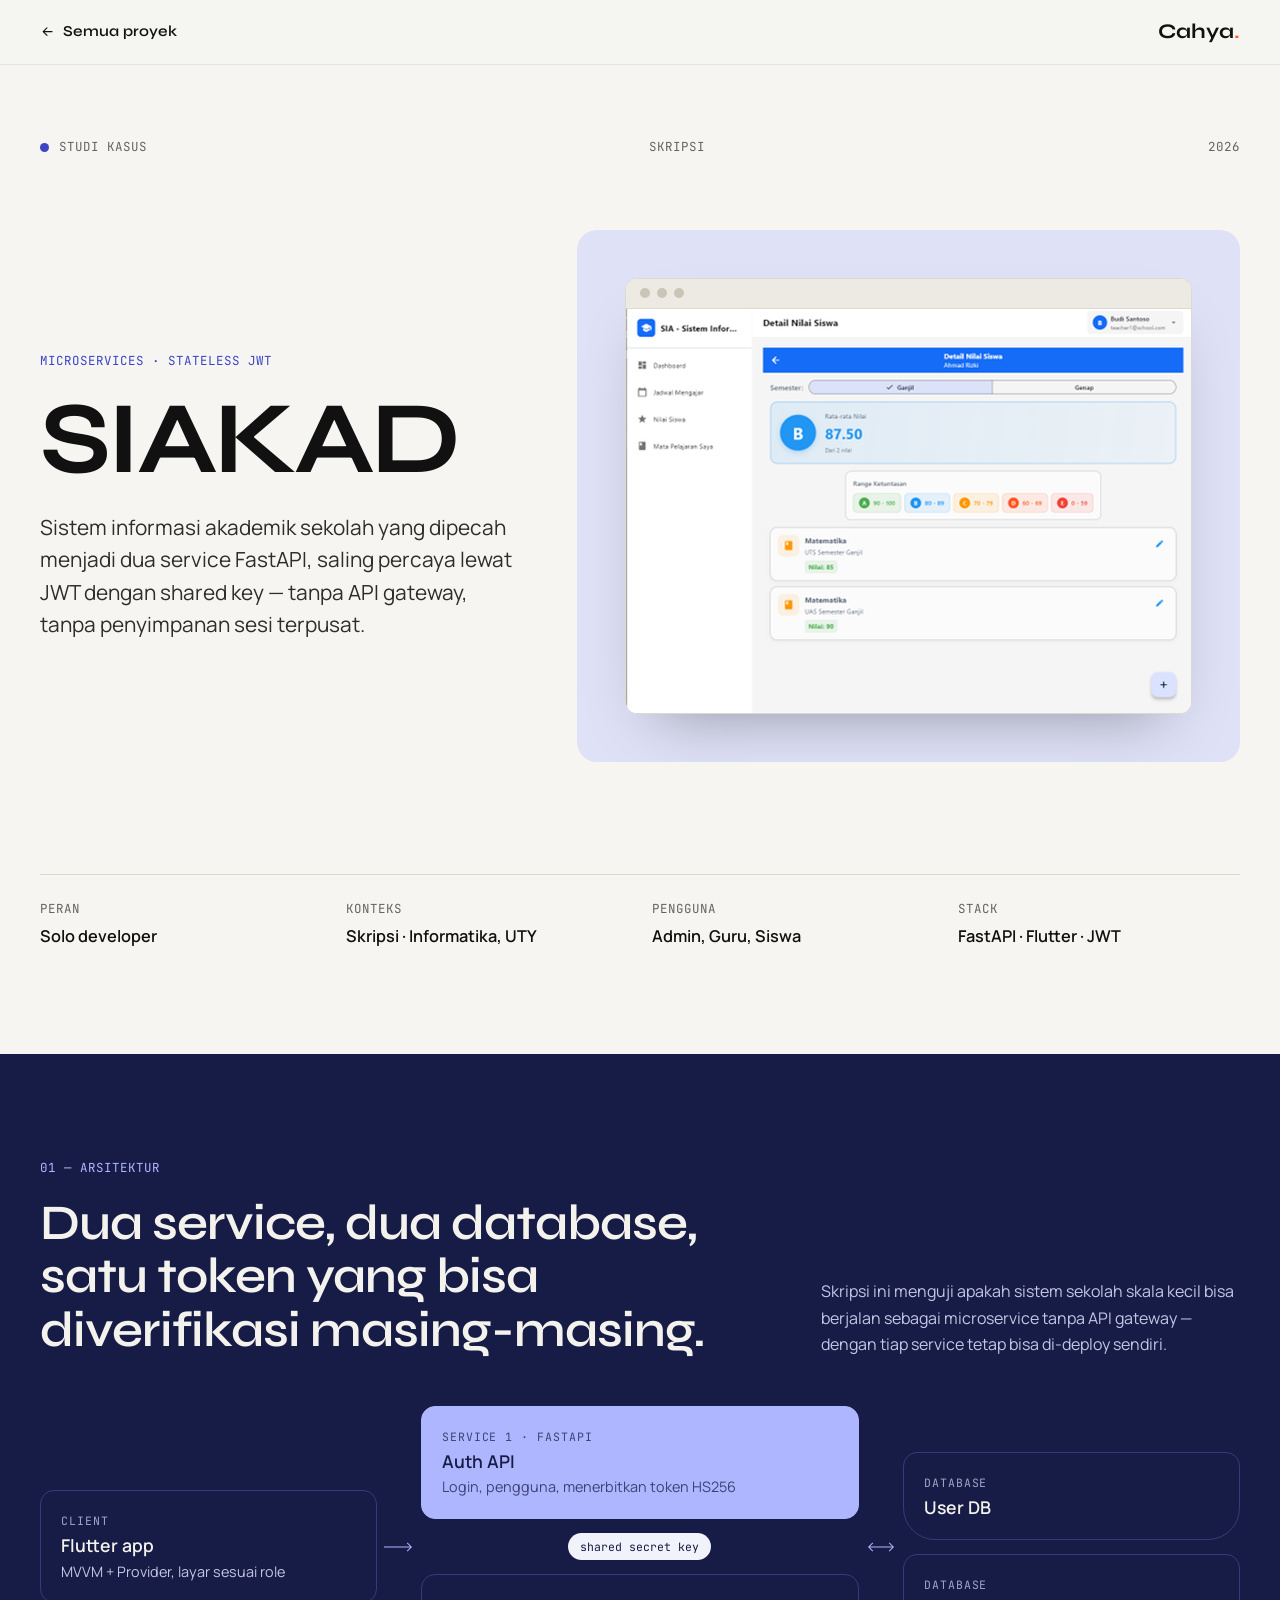
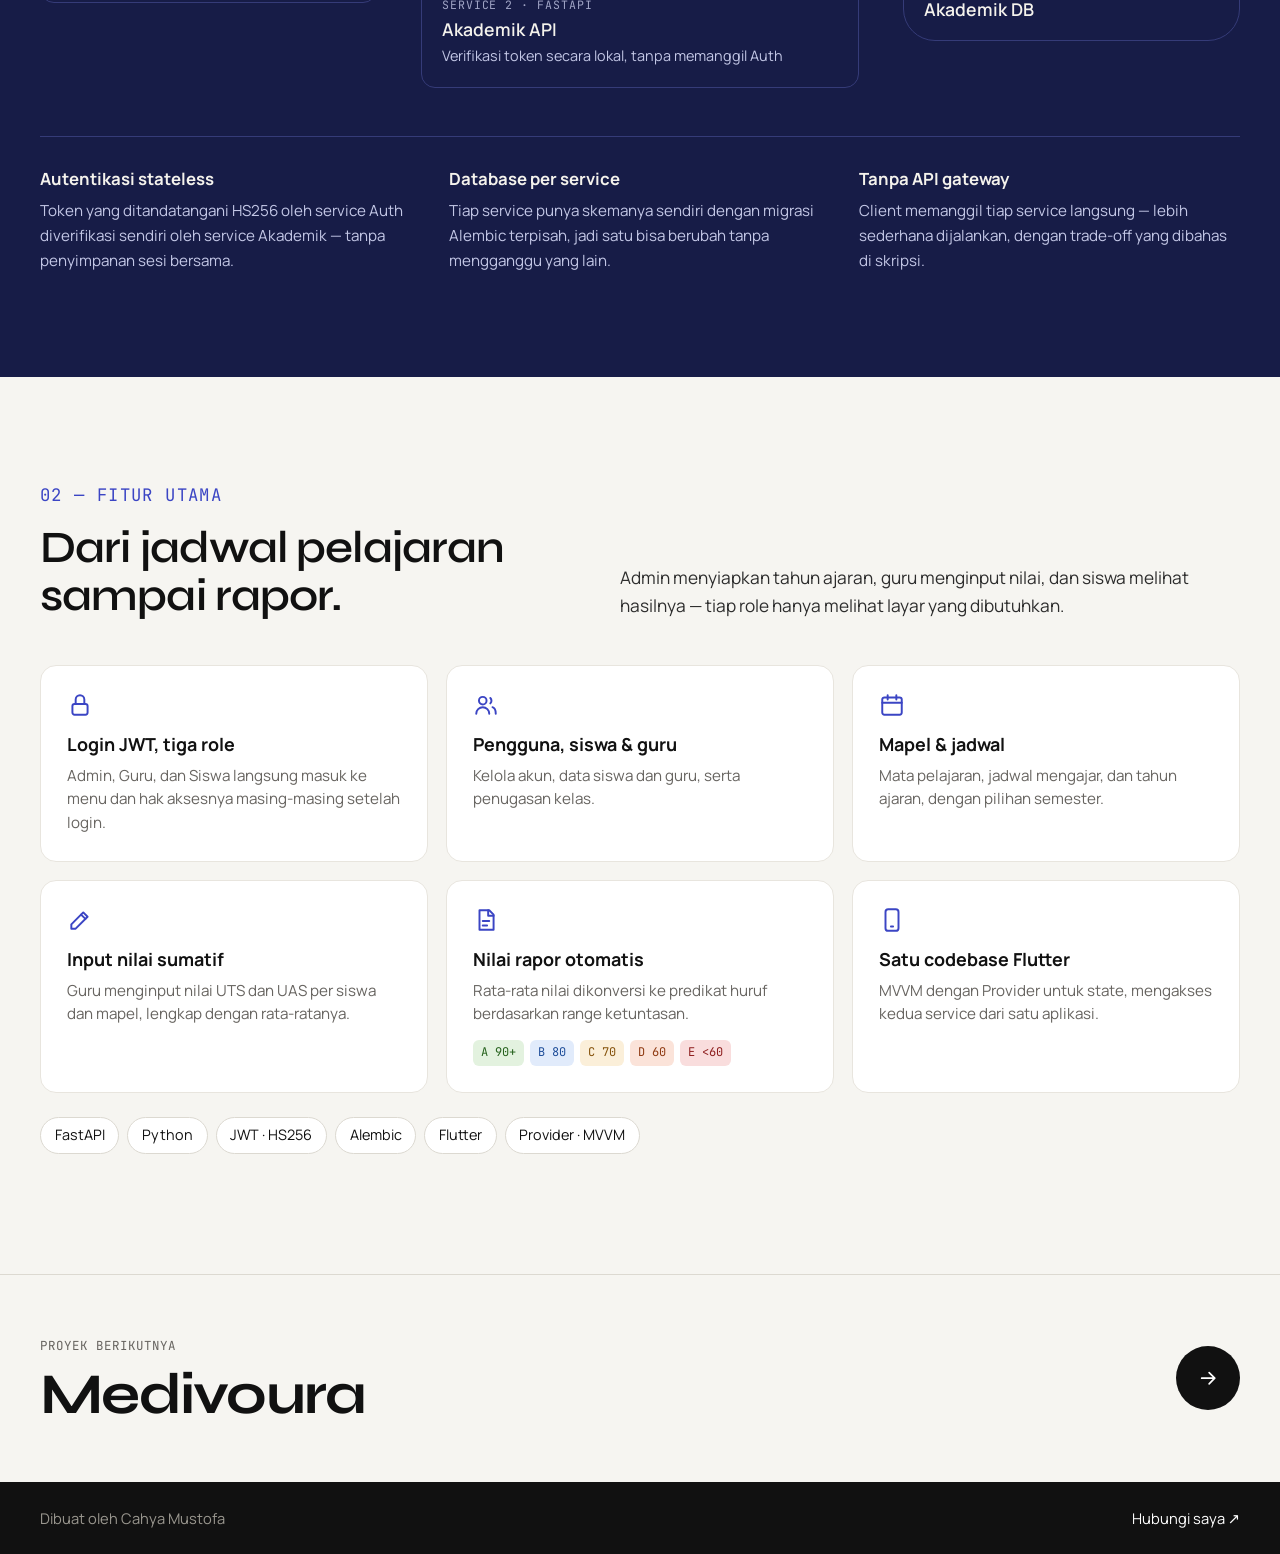
<file: studi-kasus/siakad.html>
<!DOCTYPE html>
<html lang="id">
<head>
  <meta charset="utf-8">
  <meta name="viewport" content="width=device-width, initial-scale=1">
  <title>SIAKAD — Studi Kasus · Cahya Mustofa</title>
  <meta name="author" content="Cahya Mustofa">
  <meta name="description" content="Studi kasus SIAKAD: sistem informasi akademik berbasis microservice FastAPI dan Flutter.">
  <link rel="canonical" href="https://mutofu.github.io/studi-kasus/siakad.html">
  <meta property="og:title" content="SIAKAD — Studi Kasus · Cahya Mustofa">
  <meta property="og:description" content="Studi kasus SIAKAD: sistem informasi akademik berbasis microservice FastAPI dan Flutter.">
  <meta property="og:type" content="article">
  <meta property="og:url" content="https://mutofu.github.io/studi-kasus/siakad.html">
  <meta property="og:image" content="https://mutofu.github.io/assets/og-image.jpg">
  <meta name="twitter:card" content="summary_large_image">
  <link rel="icon" href="../assets/favicon.svg" type="image/svg+xml">
  <link rel="preconnect" href="https://fonts.googleapis.com">
  <link rel="preconnect" href="https://fonts.gstatic.com" crossorigin>
  <link href="https://fonts.googleapis.com/css2?family=Manrope:wght@400;500;600;700&family=Syne:wght@600;700&family=JetBrains+Mono:wght@400;500&display=swap" rel="stylesheet">
  <link rel="stylesheet" href="../css/case.css">
</head>
<body style="--accent:#3b45c4; --tint:#dfe1f7; --band:#171c47; --band-accent:#aeb6ff; --band-line:#353b78; --band-text:#c3c7e6;">
  <header class="cs-top">
    <div class="wrap">
      <a href="../index.html#portfolio" class="cs-back"><svg class="i" viewBox="0 0 24 24"><path d="M19 12H5M11 6l-6 6 6 6"/></svg> Semua proyek</a>
      <a href="../index.html" class="cs-logo">Cahya<span>.</span></a>
    </div>
  </header>

  <main>
    <section class="cs-hero wrap">
      <p class="cs-meta label"><span>Studi kasus</span><span>Skripsi</span><span>2026</span></p>
      <div class="cs-hero-grid">
        <div>
          <p class="label cs-tag">Microservices · Stateless JWT</p>
          <h1>SIAKAD</h1>
          <p class="cs-lead">Sistem informasi akademik sekolah yang dipecah menjadi dua service FastAPI, saling percaya lewat JWT dengan shared key — tanpa API gateway, tanpa penyimpanan sesi terpusat.</p>
        </div>
        <div class="cs-media">
          <div class="browser">
            <div class="browser-bar"><span></span><span></span><span></span></div>
            <img src="../project/SIAKAD/assets/c9da19b4ca430c66b443e19e39c72631.png" alt="Tampilan guru untuk detail nilai siswa, dengan rata-rata dan range ketuntasan">
          </div>
        </div>
      </div>
      <div class="cs-facts">
        <div><span class="label">Peran</span><strong>Solo developer</strong></div>
        <div><span class="label">Konteks</span><strong>Skripsi · Informatika, UTY</strong></div>
        <div><span class="label">Pengguna</span><strong>Admin, Guru, Siswa</strong></div>
        <div><span class="label">Stack</span><strong>FastAPI · Flutter · JWT</strong></div>
      </div>
    </section>

    <section class="cs-band">
      <div class="wrap">
        <div class="cs-band-head">
          <div>
            <p class="label">01 — Arsitektur</p>
            <h2>Dua service, dua database, satu token yang bisa diverifikasi masing-masing.</h2>
          </div>
          <p>Skripsi ini menguji apakah sistem sekolah skala kecil bisa berjalan sebagai microservice tanpa API gateway — dengan tiap service tetap bisa di-deploy sendiri.</p>
        </div>

        <div class="arch">
          <div class="node"><span class="label">Client</span><strong>Flutter app</strong><p>MVVM + Provider, layar sesuai role</p></div>
          <div class="arrow"><svg viewBox="0 0 44 16" fill="none" stroke="currentColor" stroke-width="1.5"><path d="M0 8h40M34 2l6 6-6 6"/></svg></div>
          <div class="arch-col">
            <div class="node fill"><span class="label">Service 1 · FastAPI</span><strong>Auth API</strong><p>Login, pengguna, menerbitkan token HS256</p></div>
            <span class="arch-key">shared secret key</span>
            <div class="node"><span class="label">Service 2 · FastAPI</span><strong>Akademik API</strong><p>Verifikasi token secara lokal, tanpa memanggil Auth</p></div>
          </div>
          <div class="arrow"><svg viewBox="0 0 44 16" fill="none" stroke="currentColor" stroke-width="1.5"><path d="M4 8h36M10 2 4 8l6 6M34 2l6 6-6 6"/></svg></div>
          <div class="arch-col">
            <div class="node db"><span class="label">Database</span><strong>User DB</strong></div>
            <div class="node db"><span class="label">Database</span><strong>Akademik DB</strong></div>
          </div>
        </div>

        <div class="cs-notes">
          <div><strong>Autentikasi stateless</strong><p>Token yang ditandatangani HS256 oleh service Auth diverifikasi sendiri oleh service Akademik — tanpa penyimpanan sesi bersama.</p></div>
          <div><strong>Database per service</strong><p>Tiap service punya skemanya sendiri dengan migrasi Alembic terpisah, jadi satu bisa berubah tanpa mengganggu yang lain.</p></div>
          <div><strong>Tanpa API gateway</strong><p>Client memanggil tiap service langsung — lebih sederhana dijalankan, dengan trade-off yang dibahas di skripsi.</p></div>
        </div>
      </div>
    </section>

    <section class="cs-section wrap">
      <div class="cs-head">
        <div>
          <p class="label">02 — Fitur utama</p>
          <h2>Dari jadwal pelajaran sampai rapor.</h2>
        </div>
        <p>Admin menyiapkan tahun ajaran, guru menginput nilai, dan siswa melihat hasilnya — tiap role hanya melihat layar yang dibutuhkan.</p>
      </div>
      <div class="cards">
        <article class="card">
          <svg class="i" viewBox="0 0 24 24"><rect x="5" y="11" width="14" height="10" rx="2"/><path d="M8 11V7a4 4 0 0 1 8 0v4"/></svg>
          <h3>Login JWT, tiga role</h3>
          <p>Admin, Guru, dan Siswa langsung masuk ke menu dan hak aksesnya masing-masing setelah login.</p>
        </article>
        <article class="card">
          <svg class="i" viewBox="0 0 24 24"><circle cx="9" cy="8" r="3.5"/><path d="M3 20c0-3.3 2.7-6 6-6s6 2.7 6 6"/><path d="M16 5.5a3.5 3.5 0 0 1 0 5M18 14c2 .7 3 2.8 3 6"/></svg>
          <h3>Pengguna, siswa &amp; guru</h3>
          <p>Kelola akun, data siswa dan guru, serta penugasan kelas.</p>
        </article>
        <article class="card">
          <svg class="i" viewBox="0 0 24 24"><rect x="3" y="5" width="18" height="16" rx="2"/><path d="M3 10h18M8 3v4M16 3v4"/></svg>
          <h3>Mapel &amp; jadwal</h3>
          <p>Mata pelajaran, jadwal mengajar, dan tahun ajaran, dengan pilihan semester.</p>
        </article>
        <article class="card">
          <svg class="i" viewBox="0 0 24 24"><path d="M4 20h4L19 9l-4-4L4 16z"/><path d="M13 7l4 4"/></svg>
          <h3>Input nilai sumatif</h3>
          <p>Guru menginput nilai UTS dan UAS per siswa dan mapel, lengkap dengan rata-ratanya.</p>
        </article>
        <article class="card">
          <svg class="i" viewBox="0 0 24 24"><path d="M6 3h9l4 4v14H6z"/><path d="M14 3v5h5M9 13h6M9 17h4"/></svg>
          <h3>Nilai rapor otomatis</h3>
          <p>Rata-rata nilai dikonversi ke predikat huruf berdasarkan range ketuntasan.</p>
          <div class="grades">
            <span style="background:#e3f2df;color:#25611c">A 90+</span>
            <span style="background:#e1ebfb;color:#1f4e9a">B 80</span>
            <span style="background:#fbefd9;color:#85520a">C 70</span>
            <span style="background:#fbe3d9;color:#8f3a12">D 60</span>
            <span style="background:#f9dddd;color:#8e1f1f">E &lt;60</span>
          </div>
        </article>
        <article class="card">
          <svg class="i" viewBox="0 0 24 24"><rect x="6" y="2" width="12" height="20" rx="2.5"/><path d="M11 18h2"/></svg>
          <h3>Satu codebase Flutter</h3>
          <p>MVVM dengan Provider untuk state, mengakses kedua service dari satu aplikasi.</p>
        </article>
      </div>
      <ul class="tags" style="margin-top:24px"><li>FastAPI</li><li>Python</li><li>JWT · HS256</li><li>Alembic</li><li>Flutter</li><li>Provider · MVVM</li></ul>
    </section>
  </main>

  <a href="medivoura.html" class="cs-next">
    <div class="wrap">
      <div><span class="label">Proyek berikutnya</span><strong>Medivoura</strong></div>
      <span class="cs-next-arrow"><svg class="i" viewBox="0 0 24 24"><path d="M5 12h14M13 6l6 6-6 6"/></svg></span>
    </div>
  </a>
  <footer class="cs-foot"><div class="wrap"><span>Dibuat oleh Cahya Mustofa</span><a href="../index.html#contact">Hubungi saya ↗</a></div></footer>
</body>
</html>
</file>
<file: css/style.css>
/* ============================ TOKENS ============================ */
:root {
  --bg: #ffffff;
  --bg-soft: #f6f5f2;
  --ink: #111111;
  --ink-2: #2b2b2b;
  --muted: #6d6a65;
  --line: #e8e6e1;
  --line-strong: #d6d3cd;
  --accent: #f26a1b;

  --dark: #111111;
  --dark-2: #1b1b1b;
  --dark-line: #2c2c2c;
  --dark-muted: #9a978f;

  --font-display: "Syne", system-ui, sans-serif;
  --font-body: "Manrope", system-ui, sans-serif;

  --radius: 14px;
  --narrow: 1120px;
  --ease: cubic-bezier(.22, .7, .2, 1);
}

/* ============================ BASE ============================ */
*, *::before, *::after { box-sizing: border-box; margin: 0; padding: 0; }
html { scroll-behavior: smooth; scroll-padding-top: 80px; }
body {
  background: var(--bg);
  color: var(--ink);
  font-family: var(--font-body);
  font-size: 16px;
  line-height: 1.7;
  -webkit-font-smoothing: antialiased;
  overflow-x: hidden;
}
img { max-width: 100%; display: block; }
a { color: inherit; text-decoration: none; }
ul { list-style: none; }
button, input, textarea { font: inherit; color: inherit; }
button { cursor: pointer; background: none; border: 0; }
h1, h2, h3 { font-family: var(--font-display); font-weight: 600; line-height: 1.1; }
:focus-visible { outline: 2px solid var(--accent); outline-offset: 3px; border-radius: 4px; }

.container { width: min(100% - 32px, 1320px); margin-inline: auto; }
.container.narrow { width: min(100% - 32px, var(--narrow)); }
.section { padding-block: clamp(80px, 11vw, 140px); }
.section-soft { background: var(--bg-soft); }
.accent { color: var(--accent); }
.muted { color: var(--muted); }

.i {
  width: 1em; height: 1em; flex: none;
  fill: none; stroke: currentColor; stroke-width: 1.8;
  stroke-linecap: round; stroke-linejoin: round;
}

/* ============================ BUTTONS ============================ */
.btn {
  display: inline-flex; align-items: center; gap: .45em;
  padding: .95em 1.7em;
  border-radius: 999px;
  font-family: var(--font-display); font-weight: 600; font-size: .95rem;
  border: 1px solid var(--ink);
  transition: background .3s, color .3s;
  white-space: nowrap;
}
.btn .i { transition: transform .3s var(--ease); }
.btn:hover .i { transform: translate(2px, -2px); }
.btn-dark { background: var(--ink); color: #fff; }
.btn-dark:hover { background: var(--accent); border-color: var(--accent); }
.btn-line:hover { background: var(--ink); color: #fff; }

.btn-round {
  width: 116px; height: 116px; border-radius: 50%;
  display: grid; place-items: center; text-align: center;
  background: var(--ink); color: #fff;
  font-family: var(--font-display); font-weight: 600; font-size: .9rem;
  transition: background .3s, transform .4s var(--ease);
}
.btn-round span { display: inline-flex; align-items: center; gap: .35em; }
.btn-round:hover { background: var(--accent); transform: rotate(-8deg); }

/* ============================ HEADER ============================ */
.header {
  position: fixed; inset: 0 0 auto; z-index: 50;
  background: rgb(255 255 255 / .9);
  backdrop-filter: blur(10px);
  border-bottom: 1px solid var(--line);
}
.header-inner { display: flex; align-items: stretch; height: 72px; width: min(100%, 1320px); margin-inline: auto; }
.header-cell { display: flex; align-items: center; padding-inline: clamp(16px, 3vw, 40px); }
.logo { font-family: var(--font-display); font-weight: 700; font-size: 1.5rem; letter-spacing: -.01em; }
.header .logo { border-right: 1px solid var(--line); min-width: 180px; }
.nav { display: flex; align-items: center; justify-content: center; gap: clamp(20px, 3vw, 44px); flex: 1; }
.nav a { font-family: var(--font-display); font-weight: 500; font-size: .95rem; position: relative; padding-block: 4px; }
.nav a::after {
  content: ""; position: absolute; left: 0; bottom: -2px; height: 1px; width: 100%;
  background: currentColor; transform: scaleX(0); transform-origin: right; transition: transform .35s var(--ease);
}
.nav a:hover::after, .nav a.active::after { transform: scaleX(1); transform-origin: left; }
.header-cta { gap: .4em; border-left: 1px solid var(--line); font-family: var(--font-display); font-weight: 600; font-size: .95rem; }
.header-cta:hover { color: var(--accent); }

.burger { display: none; width: 72px; background: var(--ink); position: relative; margin-left: auto; }
.burger span { position: absolute; right: 24px; height: 1.5px; background: #fff; transition: transform .3s var(--ease), opacity .2s, width .3s var(--ease); }
.burger span:nth-child(1) { top: 27px; width: 24px; }
.burger span:nth-child(2) { top: 35px; width: 16px; }
.burger span:nth-child(3) { top: 43px; width: 20px; }
.burger[aria-expanded="true"] span:nth-child(1) { width: 22px; transform: translateY(8px) rotate(45deg); }
.burger[aria-expanded="true"] span:nth-child(2) { opacity: 0; }
.burger[aria-expanded="true"] span:nth-child(3) { width: 22px; transform: translateY(-8px) rotate(-45deg); }

@media (max-width: 900px) {
  .burger { display: block; }
  .header-cta { display: none; }
  .header .logo { border-right: 0; min-width: 0; }
  .nav {
    position: absolute; top: 100%; left: 0; right: 0;
    flex-direction: column; align-items: stretch; gap: 0;
    background: #fff; border-bottom: 1px solid var(--line);
    padding: 8px 16px 16px;
    opacity: 0; visibility: hidden; transform: translateY(-6px);
    transition: opacity .25s, transform .25s var(--ease), visibility .25s;
  }
  .nav.open { opacity: 1; visibility: visible; transform: none; }
  .nav a { padding: 14px 0; border-bottom: 1px solid var(--line); font-size: 1.1rem; }
  .nav a:last-child { border-bottom: 0; }
  .nav a::after { display: none; }
  .nav a.active { color: var(--accent); }
}

/* ============================ HERO ============================ */
.hero { padding-top: clamp(120px, 14vw, 160px); padding-bottom: clamp(56px, 8vw, 96px); }
.hero-top { display: flex; justify-content: space-between; align-items: flex-start; gap: 24px; }
.eyebrow { font-family: var(--font-display); font-weight: 600; font-size: 1.15rem; }
.wave { display: inline-block; animation: wave 3s ease-in-out 1.2s 2; transform-origin: 70% 70%; }
@keyframes wave { 0%, 60%, 100% { transform: rotate(0); } 15%, 40% { transform: rotate(14deg); } 28% { transform: rotate(-8deg); } }
.hero-name {
  font-size: clamp(3rem, 9.4vw, 8.2rem);
  font-weight: 600;
  letter-spacing: -.03em;
  line-height: 1;
  margin-top: 6px;
}

.status {
  display: inline-flex; align-items: center; gap: 10px; flex: none; margin-top: 10px;
  padding: .6em 1.1em; border: 1px solid var(--line-strong); border-radius: 999px;
  font-size: .9rem; font-weight: 600; transition: border-color .3s;
}
.status:hover { border-color: var(--ink); }
.status-dot { width: 8px; height: 8px; border-radius: 50%; background: #2fa84f; box-shadow: 0 0 0 4px rgb(47 168 79 / .15); }

.hero-grid { display: grid; grid-template-columns: 5fr 7fr; gap: clamp(32px, 6vw, 88px); margin-top: clamp(36px, 5vw, 56px); align-items: start; }
.photo {
  aspect-ratio: 4 / 5; border-radius: var(--radius); overflow: hidden;
  background: var(--bg-soft); border: 1px solid var(--line);
  display: grid; place-items: center; position: relative;
}
.photo img { width: 100%; height: 100%; object-fit: cover; object-position: 50% 30%; }
/* Belum ada assets/profile.jpg → kotak foto disembunyikan, sisa lokasi saja */
.no-photo .photo { display: none; }
.no-photo .photo-caption { margin-top: 0; padding-top: clamp(0px, 4vw, 52px); }
.photo-caption { display: flex; align-items: center; gap: 8px; margin-top: 14px; color: var(--muted); font-size: .95rem; }

.hero-body { padding-top: clamp(0px, 4vw, 48px); }
.hero-intro { font-size: clamp(1.1rem, 1.6vw, 1.3rem); line-height: 1.6; color: var(--ink-2); max-width: 560px; }
.hero-actions { display: flex; flex-wrap: wrap; align-items: center; gap: 14px; margin-top: 36px; }
.hero-rule { width: 64px; height: 1px; background: var(--ink); margin-inline: 8px; }
.socials { display: flex; gap: 10px; }
.socials a {
  width: 48px; height: 48px; border-radius: 50%;
  display: grid; place-items: center; font-size: 1.1rem;
  background: var(--bg-soft);
  transition: background .3s, color .3s;
}
.socials a:hover { background: var(--ink); color: #fff; }
.role-outline {
  margin-top: clamp(48px, 7vw, 88px);
  font-family: var(--font-display); font-weight: 600; text-transform: uppercase;
  font-size: clamp(2.2rem, 5.6vw, 5rem); line-height: 1; letter-spacing: -.01em;
  color: transparent; -webkit-text-stroke: 1px #c9c6c0;
}

@media (max-width: 860px) {
  .hero-grid { grid-template-columns: 1fr; }
  .hero-photo { max-width: 380px; }
  .hero-rule { display: none; }
  .hero-top { flex-direction: column-reverse; gap: 16px; }
}

/* ============================ SECTION TITLE ============================ */
.section-title { margin-bottom: clamp(36px, 5vw, 56px); display: inline-flex; flex-direction: column; gap: 14px; }
.section-title h2 { font-size: clamp(2rem, 4vw, 3rem); letter-spacing: -.02em; }
.section-title span { display: block; width: 136px; height: 1px; background: currentColor; position: relative; opacity: .9; }
.section-title span::after {
  content: ""; position: absolute; right: -4px; top: -5px; width: 11px; height: 11px; border-radius: 50%; background: currentColor;
}
.sub-title { font-size: clamp(1.4rem, 2.4vw, 1.8rem); margin: clamp(64px, 8vw, 96px) 0 24px; }

/* ============================ ABOUT ============================ */
.about-lead { font-family: var(--font-display); font-weight: 600; font-size: clamp(1.6rem, 3.3vw, 2.6rem); line-height: 1.3; letter-spacing: -.015em; max-width: 960px; }
.about-grid { display: grid; grid-template-columns: 5fr 7fr; gap: clamp(40px, 7vw, 96px); margin-top: clamp(48px, 6vw, 80px); }
.about-stat { border-left: 1px solid var(--ink); padding-left: clamp(24px, 4vw, 56px); display: flex; flex-direction: column; gap: 14px; }
.stat-num { font-family: var(--font-display); font-weight: 600; font-size: clamp(4.5rem, 9vw, 7.5rem); line-height: 1; letter-spacing: -.04em; }
.stat-label { font-family: var(--font-display); font-weight: 500; font-size: 1.35rem; line-height: 1.3; white-space: pre-line; }
.about-stat .btn-round { margin-top: 28px; }
.about-text { font-size: 1.08rem; color: var(--ink-2); }
.facts { margin-top: 36px; border-top: 1px solid var(--line); }
.facts div { display: flex; justify-content: space-between; gap: 16px; padding: 16px 0; border-bottom: 1px solid var(--line); }
.facts dt { color: var(--muted); }
.facts dd { font-weight: 600; text-align: right; }
@media (max-width: 760px) {
  .about-grid { grid-template-columns: 1fr; }
}

/* ============================ SKILLS ============================ */
.skills { display: grid; grid-template-columns: repeat(3, 1fr); border-top: 1px solid var(--line-strong); }
.skill-group { padding: 32px 32px 8px 0; }
.skill-group + .skill-group { padding-left: 32px; border-left: 1px solid var(--line-strong); }
.skill-group h3 { font-size: 1.25rem; display: flex; justify-content: space-between; gap: 12px; margin-bottom: 22px; }
.skill-group h3 small { font-family: var(--font-body); font-size: .85rem; color: var(--muted); font-weight: 500; }
.skill-list { display: flex; flex-wrap: wrap; gap: 8px; }
.skill-list li { padding: .45em 1em; border: 1px solid var(--line-strong); border-radius: 999px; font-size: .92rem; font-weight: 500; background: #fff; }
@media (max-width: 860px) {
  .skills { grid-template-columns: 1fr; }
  .skill-group, .skill-group + .skill-group { padding: 28px 0; border-left: 0; }
  .skill-group + .skill-group { border-top: 1px solid var(--line-strong); }
}

/* ============================ PORTFOLIO (dark) ============================ */
.section-dark { background: var(--dark); color: #fff; }
.portfolio-head { display: flex; justify-content: space-between; align-items: flex-end; gap: 24px; flex-wrap: wrap; margin-bottom: clamp(36px, 5vw, 56px); }
.portfolio-head .section-title { margin-bottom: 0; }
.section-dark .section-title span { opacity: .35; }
.filters { display: flex; flex-wrap: wrap; align-items: center; gap: 4px 0; }
.filters button { font-family: var(--font-display); font-weight: 500; font-size: .95rem; color: var(--dark-muted); padding: 4px 0; transition: color .25s; }
.filters button + button::before { content: "/"; margin: 0 12px; color: var(--dark-line); }
.filters button:hover { color: #fff; }
.filters button[aria-selected="true"] { color: var(--accent); }
.filters button[aria-selected="true"] span { text-decoration: underline; text-underline-offset: 5px; text-decoration-thickness: 1px; }

.projects { display: grid; grid-template-columns: repeat(12, 1fr); gap: clamp(20px, 2.5vw, 32px); }
.project { grid-column: span 5; transition: opacity .35s, transform .35s var(--ease); }
.project.wide { grid-column: span 7; }
.project.is-hidden { display: none; }
.project.is-fading { opacity: 0; transform: translateY(8px); }
.project-media {
  display: block; position: relative; overflow: hidden;
  aspect-ratio: 16 / 11; border-radius: var(--radius);
  background: var(--tone, #eee);
}
.media-contain img { position: absolute; inset: 7%; width: 86%; height: 86%; object-fit: contain; transition: transform .7s var(--ease); }
.media-cover img {
  position: absolute; left: 9%; top: 11%; width: 110%; height: auto; max-width: none;
  border-radius: 8px; box-shadow: 0 20px 50px rgb(0 0 0 / .18);
  transition: transform .7s var(--ease);
}
.media-phones { display: flex; justify-content: center; align-items: center; gap: 4%; }
.media-phones img {
  height: 84%; width: auto; border-radius: 14px; box-shadow: 0 18px 40px rgb(0 0 0 / .16);
  transition: transform .7s var(--ease);
}
.media-phones img:nth-child(2) { transform: translateY(6%); }
.media-phones img:nth-child(3) { transform: translateY(-4%); }
.project:hover .media-contain img { transform: scale(1.03); }
.project:hover .media-cover img { transform: translate(-3%, -3%); }
.project:hover .media-phones img { transform: translateY(-3%); }

.project-view {
  position: absolute; right: 18px; bottom: 18px;
  display: inline-flex; align-items: center; gap: .4em;
  padding: .7em 1.2em; border-radius: 999px;
  background: var(--dark); color: #fff;
  font-family: var(--font-display); font-weight: 600; font-size: .88rem;
  opacity: 0; transform: translateY(8px);
  transition: opacity .3s, transform .35s var(--ease);
}
.project:hover .project-view, .project:focus-within .project-view { opacity: 1; transform: none; }

.project-info { display: flex; justify-content: space-between; align-items: flex-start; gap: 16px; padding-top: 20px; }
.project-info h3 { font-size: 1.5rem; letter-spacing: -.01em; }
.project-kind { color: var(--dark-muted); margin-top: 4px; }
.project-year { color: var(--dark-muted); font-size: .9rem; white-space: nowrap; padding-top: 6px; }
.project-stack { display: flex; flex-wrap: wrap; gap: 6px; margin-top: 14px; }
.project-stack li { font-size: .8rem; padding: .25em .8em; border: 1px solid var(--dark-line); border-radius: 999px; color: #d8d5cf; }
@media (max-width: 860px) {
  .project, .project.wide { grid-column: 1 / -1; }
}

/* ============================ EXPERIENCE ============================ */
.timeline { border-top: 1px solid var(--ink); }
.job { display: grid; grid-template-columns: 240px 1fr; gap: 24px 48px; padding: clamp(28px, 4vw, 44px) 0; border-bottom: 1px solid var(--line-strong); }
.job-period { font-family: var(--font-display); font-weight: 500; color: var(--muted); padding-top: 6px; }
.job h3 { font-size: clamp(1.4rem, 2.6vw, 2rem); letter-spacing: -.015em; }
.job-org { color: var(--accent); font-weight: 600; margin-top: 6px; }
.job ul { margin-top: 18px; display: grid; gap: 10px; }
.job li { position: relative; padding-left: 22px; color: var(--ink-2); }
.job li::before { content: ""; position: absolute; left: 0; top: .8em; width: 10px; height: 1px; background: var(--ink); }
@media (max-width: 700px) {
  .job { grid-template-columns: 1fr; gap: 8px; }
}

.edu { display: grid; grid-template-columns: repeat(auto-fit, minmax(min(100%, 320px), 1fr)); gap: 20px; }
.edu-card { padding: 28px; border: 1px solid var(--line-strong); border-radius: var(--radius); }
.edu-card .job-period { padding: 0; font-size: .92rem; }
.edu-card h4 { font-family: var(--font-display); font-weight: 600; font-size: 1.3rem; margin-top: 10px; line-height: 1.25; }
.edu-card p { color: var(--muted); margin-top: 4px; }
.edu-note { display: inline-block; margin-top: 14px; padding: .3em .9em; border-radius: 999px; background: var(--bg-soft); font-weight: 600; font-size: .9rem; color: var(--ink) !important; }

/* ============================ CONTACT ============================ */
.contact { background: var(--bg-soft); }
.contact-grid { display: grid; grid-template-columns: 5fr 6fr; gap: clamp(48px, 8vw, 120px); }
.contact-title { font-size: clamp(3rem, 7vw, 5.6rem); letter-spacing: -.035em; line-height: .98; margin-bottom: 24px; }
.contact-list { margin-top: 36px; border-top: 1px solid var(--line-strong); }
.contact-list a { display: flex; align-items: center; gap: 14px; padding: 16px 0; border-bottom: 1px solid var(--line-strong); font-weight: 600; transition: color .25s; word-break: break-word; }
.contact-list a:hover { color: var(--accent); }
.contact-list .i { font-size: 1.2rem; color: var(--muted); }
.contact-list small { margin-left: auto; color: var(--muted); font-weight: 500; }

.form { display: grid; gap: 26px; align-content: start; padding-top: 8px; }
.form-row { display: grid; grid-template-columns: 1fr 1fr; gap: 26px; }
.field { display: grid; gap: 4px; }
.field span { font-family: var(--font-display); font-weight: 600; font-size: .92rem; }
.field input, .field textarea {
  background: transparent; border: 0; border-bottom: 1px solid var(--line-strong);
  padding: 10px 0; font-size: 1.02rem; resize: vertical; border-radius: 0;
  transition: border-color .25s;
}
.field input::placeholder, .field textarea::placeholder { color: #aaa69f; }
.field input:focus, .field textarea:focus { outline: none; border-color: var(--ink); }
.field.invalid input, .field.invalid textarea { border-color: #d9412b; }
.form .btn { justify-self: start; }
.form-msg { min-height: 1.5em; font-weight: 600; color: var(--accent); }
.form-msg.ok { color: #1f8a44; }
.form-msg.err { color: #d9412b; }
.form .btn[disabled] { opacity: .6; cursor: wait; }
.hp { position: absolute; left: -9999px; width: 1px; height: 1px; opacity: 0; }
@media (max-width: 860px) {
  .contact-grid { grid-template-columns: 1fr; }
}
@media (max-width: 520px) {
  .form-row { grid-template-columns: 1fr; }
}

/* ============================ FOOTER ============================ */
.footer { background: var(--dark); color: #fff; padding-block: 28px; }
.footer .muted { color: var(--dark-muted); }
.footer-inner { display: flex; justify-content: space-between; align-items: center; gap: 16px; flex-wrap: wrap; }
.socials-sm a { width: 40px; height: 40px; background: var(--dark-2); font-size: 1rem; }
.socials-sm a:hover { background: var(--accent); }

/* ============================ TO TOP ============================ */
.to-top {
  position: fixed; right: 20px; bottom: 20px; z-index: 40;
  width: 48px; height: 48px; border-radius: 50%;
  display: grid; place-items: center; font-size: 1.1rem;
  background: #fff; box-shadow: 0 4px 16px rgb(0 0 0 / .08);
  opacity: 0; visibility: hidden; transform: translateY(10px);
  transition: opacity .3s, transform .3s var(--ease), visibility .3s;
}
.to-top.show { opacity: 1; visibility: visible; transform: none; }
.to-top-ring { position: absolute; inset: 0; transform: rotate(-90deg); }
.to-top-ring circle { fill: none; stroke: var(--accent); stroke-width: 3; }

/* ============================ REVEAL ============================ */
.js .reveal { opacity: 0; transform: translateY(20px); transition: opacity .9s var(--ease) var(--d, 0s), transform .9s var(--ease) var(--d, 0s); }
.js .reveal.in { opacity: 1; transform: none; }

[hidden] { display: none !important; }

@media (prefers-reduced-motion: reduce) {
  html { scroll-behavior: auto; }
  *, *::before, *::after { animation: none !important; transition: none !important; }
  .js .reveal { opacity: 1; transform: none; }
}
</file>
<file: css/case.css>
/* Halaman studi kasus — dipakai bersama oleh semua file di /studi-kasus.
   Warna khas tiap proyek diatur lewat variabel di <body style="...">. */
:root {
  --bg: #f6f5f1;
  --card: #ffffff;
  --ink: #111111;
  --ink-2: #2d2d2d;
  --muted: #676460;
  --line: #dcd9d1;
  --line-soft: #e8e5de;

  /* default, ditimpa per halaman */
  --accent: #f26a1b;
  --tint: #ece9e2;
  --band: #111111;
  --band-accent: #f5a66f;
  --band-line: #333333;
  --band-text: #c9c6c0;

  --font-display: "Syne", system-ui, sans-serif;
  --font-body: "Manrope", system-ui, sans-serif;
  --font-mono: "JetBrains Mono", ui-monospace, monospace;
  --ease: cubic-bezier(.22, .7, .2, 1);
}

*, *::before, *::after { box-sizing: border-box; margin: 0; padding: 0; }
html { scroll-behavior: smooth; }
body { background: var(--bg); color: var(--ink); font-family: var(--font-body); font-size: 16px; line-height: 1.65; -webkit-font-smoothing: antialiased; overflow-x: hidden; }
img { max-width: 100%; display: block; }
a { color: inherit; text-decoration: none; }
ul { list-style: none; }
h1, h2, h3 { font-family: var(--font-display); font-weight: 600; line-height: 1.08; letter-spacing: -.02em; }
:focus-visible { outline: 2px solid var(--accent); outline-offset: 3px; border-radius: 4px; }

.wrap { width: min(100% - 32px, 1200px); margin-inline: auto; }
.label { font-family: var(--font-mono); font-size: .78rem; letter-spacing: .08em; text-transform: uppercase; color: var(--muted); }
.i { width: 1em; height: 1em; flex: none; fill: none; stroke: currentColor; stroke-width: 1.8; stroke-linecap: round; stroke-linejoin: round; }

/* ---------- top bar ---------- */
.cs-top { position: sticky; top: 0; z-index: 20; background: rgb(246 245 241 / .9); backdrop-filter: blur(10px); border-bottom: 1px solid var(--line-soft); }
.cs-top .wrap { display: flex; justify-content: space-between; align-items: center; height: 64px; }
.cs-back { display: inline-flex; align-items: center; gap: .5em; font-family: var(--font-display); font-weight: 600; font-size: .95rem; }
.cs-back:hover { color: var(--accent); }
.cs-logo { font-family: var(--font-display); font-weight: 700; font-size: 1.3rem; }
.cs-logo span { color: #f26a1b; }

/* ---------- hero ---------- */
.cs-hero { padding: clamp(40px, 6vw, 72px) 0 0; }
.cs-meta { display: flex; justify-content: space-between; flex-wrap: wrap; gap: 8px 24px; }
.cs-meta span:first-child { display: inline-flex; align-items: center; gap: 10px; }
.cs-meta span:first-child::before { content: ""; width: 9px; height: 9px; border-radius: 50%; background: var(--accent); }
.cs-hero-grid { display: grid; grid-template-columns: 5fr 7fr; gap: clamp(32px, 5vw, 64px); align-items: center; padding-block: clamp(40px, 6vw, 72px); }
.cs-hero-grid.stacked { grid-template-columns: 1fr 1fr; align-items: end; padding-bottom: clamp(28px, 4vw, 40px); }
.cs-tag { color: var(--accent); margin-bottom: 18px; }
.cs-hero h1 { font-size: clamp(3.2rem, 8vw, 6.4rem); font-weight: 700; letter-spacing: -.035em; line-height: .95; }
.cs-lead { font-size: clamp(1.08rem, 1.7vw, 1.3rem); line-height: 1.55; color: var(--ink-2); margin-top: 24px; max-width: 520px; }
.stacked .cs-lead { margin-top: 0; }

/* media */
.cs-media { position: relative; border-radius: 20px; background: var(--tint); overflow: hidden; display: grid; place-items: center; padding: clamp(20px, 4vw, 48px); }
.cs-media > img { width: 100%; height: auto; }
.browser { width: 100%; background: #fff; border: 1px solid var(--line); border-radius: 12px; overflow: hidden; box-shadow: 0 30px 60px -30px rgb(0 0 0 / .35); }
.browser-bar { height: 30px; display: flex; align-items: center; gap: 7px; padding: 0 14px; background: #eceae3; border-bottom: 1px solid var(--line); }
.browser-bar span { width: 10px; height: 10px; border-radius: 50%; background: #c9c5b9; }
.browser img { width: 100%; height: auto; }
.phones { display: flex; justify-content: center; align-items: center; gap: clamp(10px, 2vw, 20px); width: 100%; }
.phone { flex: 0 1 32%; max-width: 240px; padding: 6px; background: #151a22; border-radius: 26px; box-shadow: 0 30px 50px -30px rgb(0 0 0 / .55); }
.phone img { width: 100%; aspect-ratio: 9 / 19.5; object-fit: cover; object-position: top; border-radius: 20px; }
.phones .phone:nth-child(1) { transform: rotate(-4deg) translateY(4%); }
.phones .phone:nth-child(2) { flex-basis: 36%; z-index: 1; }
.phones .phone:nth-child(3) { transform: rotate(4deg) translateY(4%); }

.cs-facts { display: grid; grid-template-columns: repeat(4, 1fr); gap: 24px; border-top: 1px solid var(--line); padding-top: 24px; margin-top: clamp(28px, 4vw, 40px); }
.cs-facts div { display: grid; gap: 4px; }
.cs-facts strong { font-weight: 600; font-size: 1.02rem; }

/* ---------- band (bagian gelap) ---------- */
.cs-band { background: var(--band); color: #f4f2ec; padding-block: clamp(64px, 9vw, 104px); margin-top: clamp(64px, 9vw, 104px); }
.cs-band .label { color: var(--band-accent); }
.cs-band h2 { font-size: clamp(1.9rem, 4vw, 3.1rem); margin-top: 18px; }
.cs-band p { color: var(--band-text); }
.cs-band-grid { display: grid; grid-template-columns: 1fr 1fr; gap: clamp(40px, 6vw, 72px); align-items: center; }
.cs-band-head { display: grid; grid-template-columns: 7fr 4fr; gap: 24px 48px; align-items: end; margin-bottom: clamp(36px, 5vw, 48px); }
.cs-points { margin-top: 32px; border-top: 1px solid var(--band-line); }
.cs-points li { display: flex; gap: 20px; padding: 16px 0; border-bottom: 1px solid var(--band-line); color: var(--band-text); }
.cs-points b { font-family: var(--font-mono); font-weight: 500; font-size: .8rem; color: var(--band-accent); width: 18px; flex: none; padding-top: .25em; }
.cs-points strong { color: #f4f2ec; font-weight: 600; }
.band-media { display: flex; justify-content: center; gap: clamp(12px, 2vw, 24px); }
.band-media .phone { flex-basis: 42%; background: #05101f; }
.band-media .phone:nth-child(2) { margin-top: 12%; }
.band-media > img { width: 100%; max-width: 480px; }
.band-shot { border-radius: 14px; overflow: hidden; border: 1px solid var(--band-line); margin-top: clamp(28px, 4vw, 40px); }
.band-shot img { width: 100%; height: auto; }

/* ---------- alur / arsitektur ---------- */
.flow { display: flex; align-items: stretch; }
.node { flex: 1 1 0; border: 1px solid var(--ink); border-radius: 14px; padding: 20px; display: grid; gap: 4px; align-content: start; background: var(--card); }
.node .label { font-size: .72rem; }
.node strong { font-size: 1.1rem; font-weight: 600; line-height: 1.3; }
.node p { font-size: .9rem; color: var(--muted); line-height: 1.5; }
.node.fill { background: var(--accent); border-color: var(--accent); color: #fff; }
.node.fill .label, .node.fill p { color: rgb(255 255 255 / .8); }
.node.dashed { border-style: dashed; background: transparent; }
.arrow { flex: 0 0 44px; display: grid; place-items: center; color: var(--ink); }
.arrow svg { width: 30px; height: 12px; }

.cs-band .node { background: transparent; border-color: var(--band-line); }
.cs-band .node .label { color: var(--band-text); opacity: .8; }
.cs-band .node p { color: var(--band-text); }
.cs-band .node.fill { background: var(--band-accent); border-color: var(--band-accent); color: var(--band); }
.cs-band .node.fill .label, .cs-band .node.fill p { color: var(--band); opacity: .75; }
.cs-band .arrow { color: var(--band-accent); }

/* diagram 3 kolom (SIAKAD) */
.arch { display: grid; grid-template-columns: 1fr 44px 1.3fr 44px 1fr; align-items: center; }
.arch-col { display: grid; gap: 14px; }
.arch-key { justify-self: center; font-family: var(--font-mono); font-size: .72rem; padding: 4px 12px; border-radius: 999px; background: #f1f2fa; color: var(--band); }
.node.db { border-radius: 14px 14px 32px 32px; }

.cs-notes { display: grid; grid-template-columns: repeat(3, 1fr); gap: 28px; border-top: 1px solid var(--band-line); padding-top: 28px; margin-top: clamp(36px, 5vw, 48px); }
.cs-notes strong { display: block; font-size: 1.05rem; margin-bottom: 6px; }
.cs-notes p { font-size: .95rem; }

/* ---------- section umum ---------- */
.cs-section { padding-top: clamp(64px, 9vw, 104px); }
.cs-head { display: grid; grid-template-columns: 5fr 6fr; gap: 20px 64px; align-items: end; margin-bottom: clamp(32px, 4vw, 44px); }
.cs-head .label { color: var(--accent); }
.cs-head h2 { font-size: clamp(1.8rem, 3.6vw, 2.8rem); margin-top: 14px; }
.cs-head p { font-size: 1.08rem; color: var(--ink-2); }
.cs-head.split { display: flex; justify-content: space-between; align-items: flex-end; flex-wrap: wrap; border-top: 1px solid var(--line); padding-top: 36px; }
.cs-head.split p { color: var(--muted); font-size: 1rem; }

.cards { display: grid; grid-template-columns: repeat(3, 1fr); gap: 18px; }
.card { background: var(--card); border: 1px solid var(--line-soft); border-radius: 16px; padding: 26px; display: grid; gap: 8px; align-content: start; }
.card svg { width: 26px; height: 26px; color: var(--accent); margin-bottom: 6px; }
.card h3 { font-family: var(--font-body); font-size: 1.12rem; font-weight: 700; letter-spacing: 0; line-height: 1.35; }
.card p { color: var(--muted); font-size: .95rem; line-height: 1.55; }
.grades { display: flex; flex-wrap: wrap; gap: 6px; margin-top: 6px; }
.grades span { font-family: var(--font-mono); font-size: .75rem; padding: 3px 8px; border-radius: 6px; }

.tag-groups { display: grid; grid-template-columns: repeat(auto-fit, minmax(min(100%, 300px), 1fr)); gap: 24px; margin-top: 28px; }
.tags { display: flex; flex-wrap: wrap; gap: 8px; margin-top: 12px; }
.tags li { padding: .4em .95em; border: 1px solid var(--line); border-radius: 999px; font-size: .9rem; background: var(--card); }

/* ---------- next & footer ---------- */
.cs-next { display: block; margin-top: clamp(80px, 10vw, 120px); border-top: 1px solid var(--line); padding-block: clamp(36px, 5vw, 56px); }
.cs-next .wrap { display: flex; justify-content: space-between; align-items: center; gap: 24px; }
.cs-next strong { display: block; font-family: var(--font-display); font-weight: 700; font-size: clamp(2rem, 5vw, 3.6rem); letter-spacing: -.03em; line-height: 1.05; margin-top: 8px; transition: color .3s; }
.cs-next-arrow { width: 64px; height: 64px; border-radius: 50%; background: var(--ink); color: #fff; display: grid; place-items: center; font-size: 1.4rem; flex: none; transition: background .3s, transform .4s var(--ease); }
.cs-next:hover strong { color: var(--accent); }
.cs-next:hover .cs-next-arrow { background: var(--accent); transform: rotate(-45deg); }
.cs-foot { background: #111; color: #9a978f; padding-block: 24px; font-size: .92rem; }
.cs-foot .wrap { display: flex; justify-content: space-between; flex-wrap: wrap; gap: 12px; }
.cs-foot a { color: #fff; }
.cs-foot a:hover { color: #f26a1b; }

/* ---------- responsif ---------- */
@media (max-width: 960px) {
  .cards { grid-template-columns: repeat(2, 1fr); }
  .flow { flex-direction: column; }
  .arrow { flex-basis: 36px; }
  .arrow svg { transform: rotate(90deg); }
  .arch { grid-template-columns: 1fr; gap: 0; }
  .arch .arrow { height: 40px; }
}
@media (max-width: 820px) {
  .cs-hero-grid, .cs-hero-grid.stacked, .cs-band-grid, .cs-band-head, .cs-head { grid-template-columns: 1fr; }
  .cs-facts { grid-template-columns: 1fr 1fr; }
  .cs-notes { grid-template-columns: 1fr; }
}
@media (max-width: 560px) {
  .cards { grid-template-columns: 1fr; }
  .cs-meta span:nth-child(3) { display: none; }
  .cs-next-arrow { width: 52px; height: 52px; }
}
</file>
